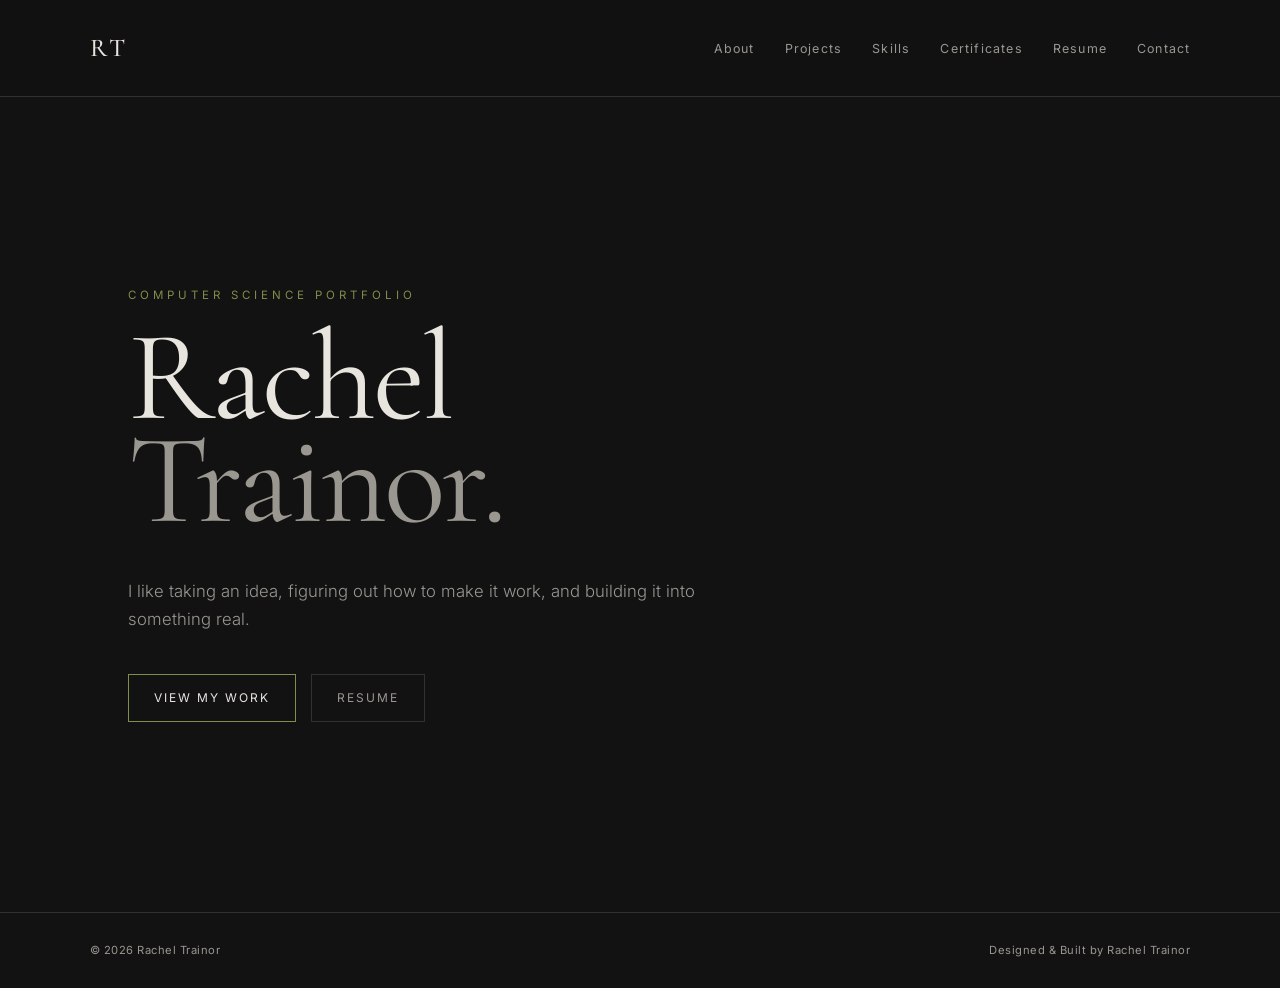
<file: index.html>
<!DOCTYPE html>
<html lang="en">

<head>
    <meta charset="UTF-8">
    <meta name="viewport" content="width=device-width, initial-scale=1.0">

    <title>Rachel Trainor | Portfolio</title>

    <!-- Fonts -->
    <link rel="preconnect" href="https://fonts.googleapis.com">
    <link rel="preconnect" href="https://fonts.gstatic.com" crossorigin>

    <link href="https://fonts.googleapis.com/css2?family=Cormorant+Garamond:wght@400;500;600&family=Inter:wght@300;400;500&display=swap"
          rel="stylesheet">

    <!-- Main Stylesheet -->
    <link rel="stylesheet" href="style.css">
</head>


<body>

    <!-- NAVIGATION -->

    <nav>

        <a href="index.html" class="logo">RT</a>

        <ul class="nav-links">
            <li><a href="about.html">About</a></li>
            <li><a href="projects.html">Projects</a></li>
            <li><a href="skills.html">Skills</a></li>
            <li><a href="certificates.html">Certificates</a></li>
            <li><a href="resume.html">Resume</a></li>
            <li><a href="contact.html">Contact</a></li>
        </ul>

    </nav>


    <!-- HOME -->

    <main>

        <section class="hero">

            <p class="hero-label">
                Computer Science Portfolio
            </p>

            <h1>
                Rachel<br>
                <span>Trainor.</span>
            </h1>

            <p class="hero-subtitle">
                I like taking an idea, figuring out how to make it work,
                and building it into something real.
            </p>

            <div class="hero-buttons">

                <a href="projects.html" class="button">
                    View My Work
                </a>

                <a href="resume.html" class="button secondary">
                    Resume
                </a>

            </div>

        </section>

    </main>


    <!-- FOOTER -->

    <footer>

        <span>© 2026 Rachel Trainor</span>

        <span>Designed &amp; Built by Rachel Trainor</span>

    </footer>


</body>

</html>
</file>
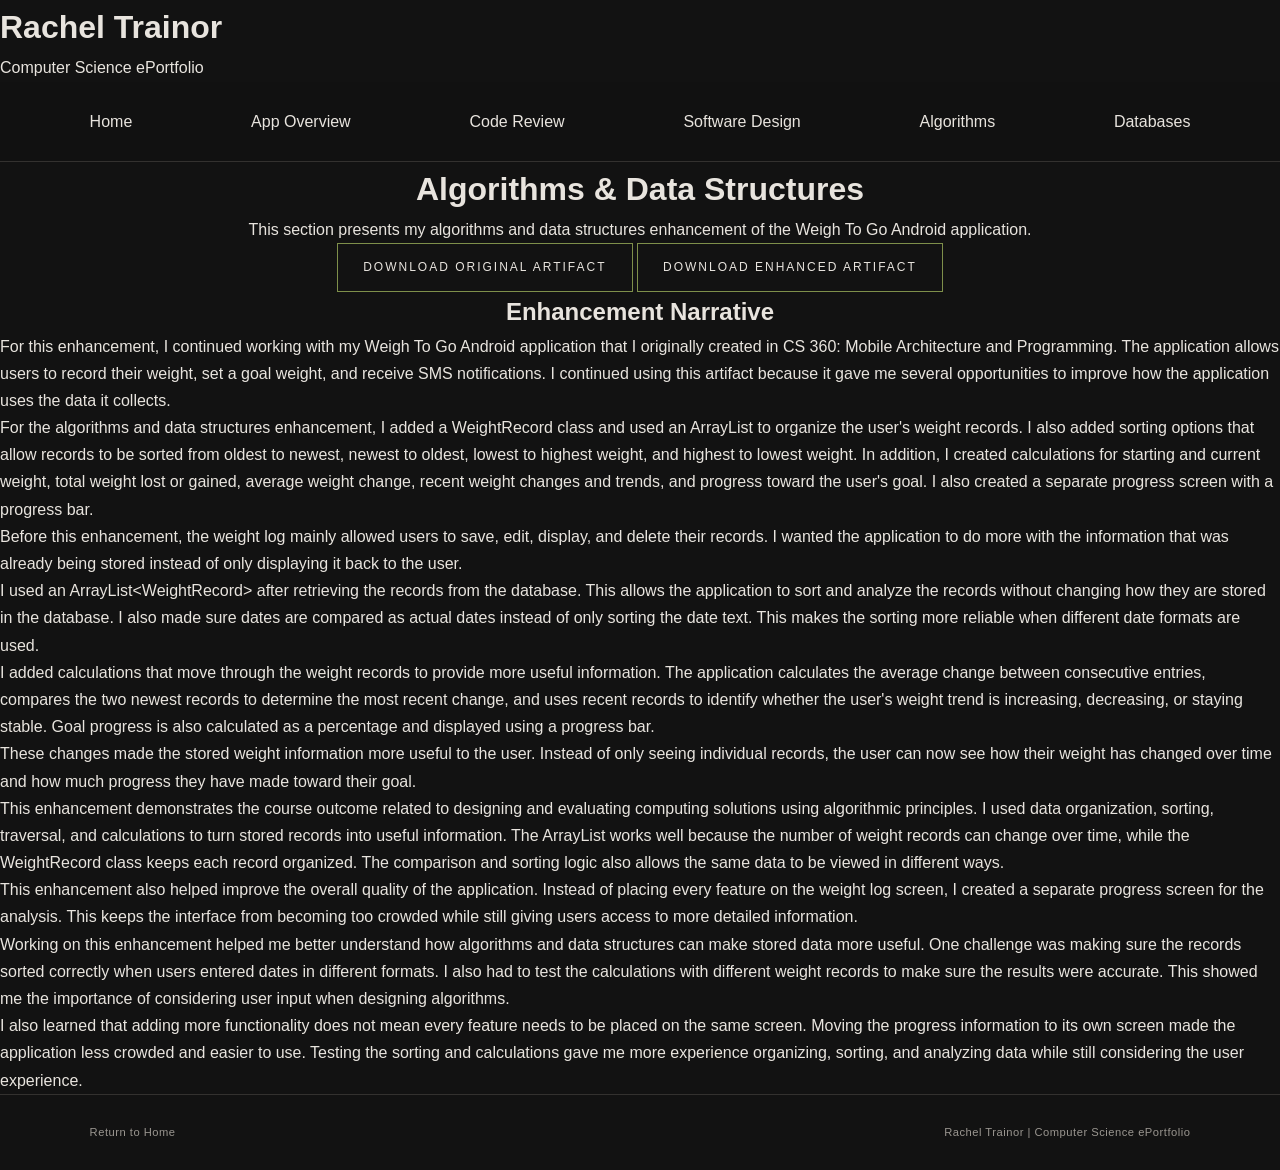
<file: algorithms.html>
<!DOCTYPE html>
<html lang="en">

<head>
    <meta charset="UTF-8">
    <meta name="viewport" content="width=device-width, initial-scale=1.0">

    <title>Algorithms & Data Structures | Rachel Trainor</title>

    <link rel="stylesheet" href="style.css">
</head>

<body>

    <header>
        <h1>Rachel Trainor</h1>
        <p>Computer Science ePortfolio</p>
    </header>

    <nav>
        <a href="index.html">Home</a>
        <a href="app-overview.html">App Overview</a>
        <a href="code-review.html">Code Review</a>
        <a href="software-design.html">Software Design</a>
        <a href="algorithms.html">Algorithms</a>
        <a href="databases.html">Databases</a>
    </nav>

    <main>

        <!-- Page Introduction -->

        <div class="card" style="text-align: center;">

            <h1>Algorithms & Data Structures</h1>

            <p>
                This section presents my algorithms and data structures
                enhancement of the Weigh To Go Android application.
            </p>

            <a class="button"
               href="artifacts/WeighToGo_Original.zip">
                Download Original Artifact
            </a>

            <a class="button"
               href="artifacts/WeighToGo_AlgorithmsEnhanced.zip">
                Download Enhanced Artifact
            </a>

        </div>


        <!-- Enhancement Narrative -->

        <div class="card">

            <h2 style="text-align: center;">Enhancement Narrative</h2>

            <p>
                For this enhancement, I continued working with my Weigh To Go
                Android application that I originally created in CS 360: Mobile
                Architecture and Programming. The application allows users to
                record their weight, set a goal weight, and receive SMS
                notifications. I continued using this artifact because it gave
                me several opportunities to improve how the application uses the
                data it collects.
            </p>

            <p>
                For the algorithms and data structures enhancement, I added a
                WeightRecord class and used an ArrayList to organize the user's
                weight records. I also added sorting options that allow records
                to be sorted from oldest to newest, newest to oldest, lowest to
                highest weight, and highest to lowest weight. In addition, I
                created calculations for starting and current weight, total
                weight lost or gained, average weight change, recent weight
                changes and trends, and progress toward the user's goal. I also
                created a separate progress screen with a progress bar.
            </p>

            <p>
                Before this enhancement, the weight log mainly allowed users to
                save, edit, display, and delete their records. I wanted the
                application to do more with the information that was already
                being stored instead of only displaying it back to the user.
            </p>

            <p>
                I used an ArrayList&lt;WeightRecord&gt; after retrieving the
                records from the database. This allows the application to sort
                and analyze the records without changing how they are stored in
                the database. I also made sure dates are compared as actual
                dates instead of only sorting the date text. This makes the
                sorting more reliable when different date formats are used.
            </p>

            <p>
                I added calculations that move through the weight records to
                provide more useful information. The application calculates the
                average change between consecutive entries, compares the two
                newest records to determine the most recent change, and uses
                recent records to identify whether the user's weight trend is
                increasing, decreasing, or staying stable. Goal progress is also
                calculated as a percentage and displayed using a progress bar.
            </p>

            <p>
                These changes made the stored weight information more useful to
                the user. Instead of only seeing individual records, the user can
                now see how their weight has changed over time and how much
                progress they have made toward their goal.
            </p>

            <p>
                This enhancement demonstrates the course outcome related to
                designing and evaluating computing solutions using algorithmic
                principles. I used data organization, sorting, traversal, and
                calculations to turn stored records into useful information.
                The ArrayList works well because the number of weight records can
                change over time, while the WeightRecord class keeps each record
                organized. The comparison and sorting logic also allows the same
                data to be viewed in different ways.
            </p>

            <p>
                This enhancement also helped improve the overall quality of the
                application. Instead of placing every feature on the weight log
                screen, I created a separate progress screen for the analysis.
                This keeps the interface from becoming too crowded while still
                giving users access to more detailed information.
            </p>

            <p>
                Working on this enhancement helped me better understand how
                algorithms and data structures can make stored data more useful.
                One challenge was making sure the records sorted correctly when
                users entered dates in different formats. I also had to test the
                calculations with different weight records to make sure the
                results were accurate. This showed me the importance of
                considering user input when designing algorithms.
            </p>

            <p>
                I also learned that adding more functionality does not mean every
                feature needs to be placed on the same screen. Moving the
                progress information to its own screen made the application less
                crowded and easier to use. Testing the sorting and calculations
                gave me more experience organizing, sorting, and analyzing data
                while still considering the user experience.
            </p>

        </div>

    </main>


    <footer>

        <p>
            <a href="index.html">Return to Home</a>
        </p>

        <p>Rachel Trainor | Computer Science ePortfolio</p>

    </footer>

</body>

</html>
</file>
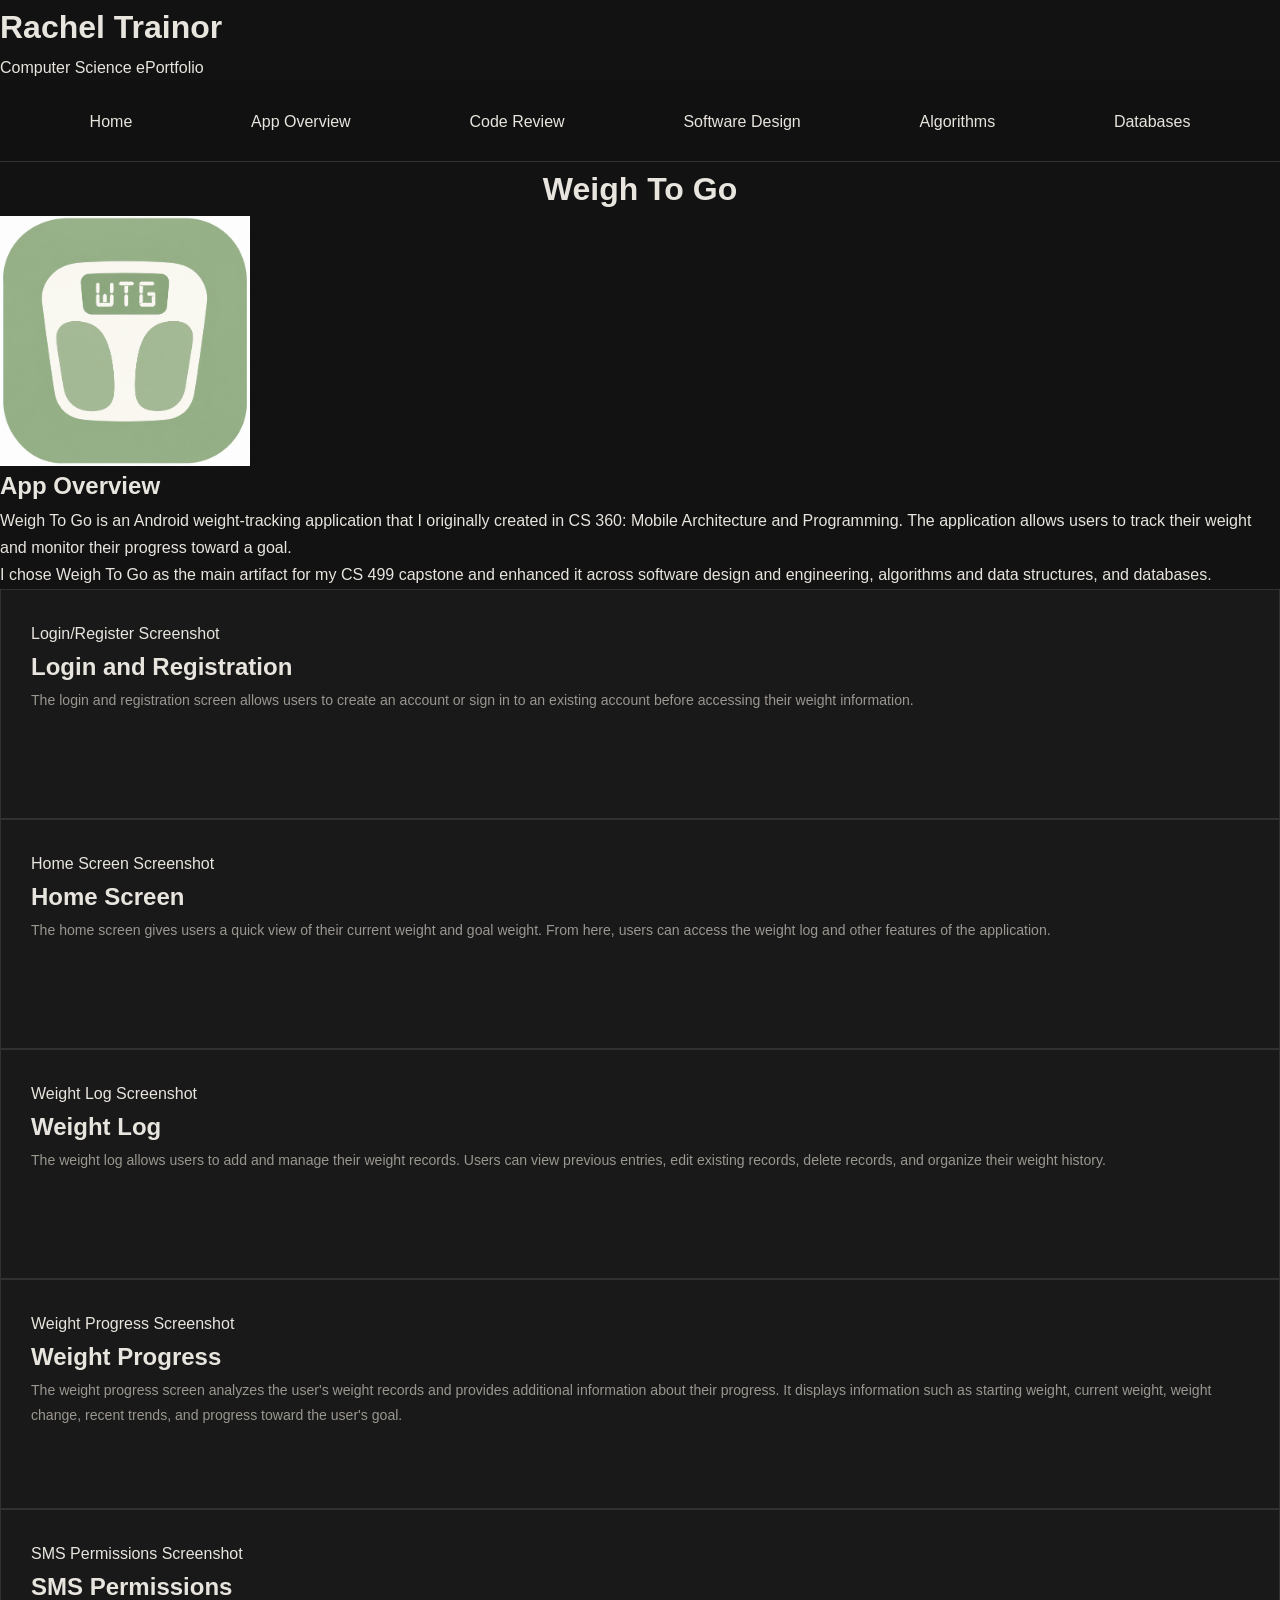
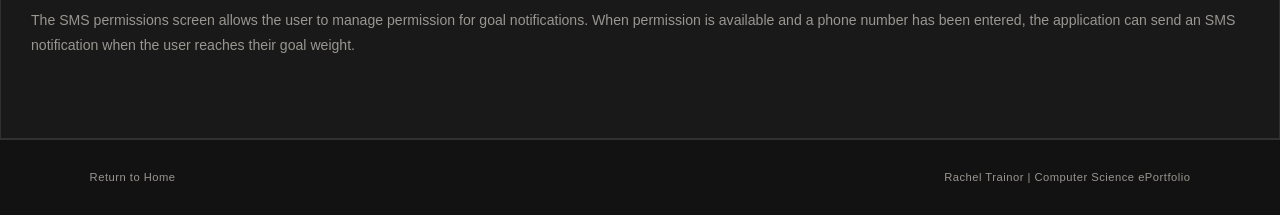
<file: app-overview.html>
<!DOCTYPE html>
<html lang="en">

<head>
    <meta charset="UTF-8">
    <meta name="viewport" content="width=device-width, initial-scale=1.0">

    <title>Weigh To Go | Rachel Trainor</title>

    <link rel="stylesheet" href="style.css">
</head>

<body>

    <header>
        <h1>Rachel Trainor</h1>
        <p>Computer Science ePortfolio</p>
    </header>

    <nav>
        <a href="index.html">Home</a>
        <a href="app-overview.html">App Overview</a>
        <a href="code-review.html">Code Review</a>
        <a href="software-design.html">Software Design</a>
        <a href="algorithms.html">Algorithms</a>
        <a href="databases.html">Databases</a>
    </nav>

    <main>

        <!-- Weigh To Go Logo -->

        <div class="card" style="text-align: center;">

            <h1>Weigh To Go</h1>

            <img src="images/WTG logo.png"
                 alt="Weigh To Go Logo"
                 style="max-width: 250px; width: 100%;">

        </div>


        <!-- App Overview -->

        <div class="card">

            <h2>App Overview</h2>

            <p>
                Weigh To Go is an Android weight-tracking application that I
                originally created in CS 360: Mobile Architecture and Programming.
                The application allows users to track their weight and monitor
                their progress toward a goal.
            </p>

            <p>
                I chose Weigh To Go as the main artifact for my CS 499 capstone
                and enhanced it across software design and engineering, algorithms
                and data structures, and databases.
            </p>

        </div>


        <!-- Login and Registration -->

        <div class="card feature-card">

            <div class="feature-image">

                <div class="image-placeholder">
                    Login/Register Screenshot
                </div>

            </div>

            <div class="feature-description">

                <h2>Login and Registration</h2>

                <p>
                    The login and registration screen allows users to create an
                    account or sign in to an existing account before accessing
                    their weight information.
                </p>

            </div>

        </div>


        <!-- Home Screen -->

        <div class="card feature-card">

            <div class="feature-image">

                <div class="image-placeholder">
                    Home Screen Screenshot
                </div>

            </div>

            <div class="feature-description">

                <h2>Home Screen</h2>

                <p>
                    The home screen gives users a quick view of their current
                    weight and goal weight. From here, users can access the
                    weight log and other features of the application.
                </p>

            </div>

        </div>


        <!-- Weight Log -->

        <div class="card feature-card">

            <div class="feature-image">

                <div class="image-placeholder">
                    Weight Log Screenshot
                </div>

            </div>

            <div class="feature-description">

                <h2>Weight Log</h2>

                <p>
                    The weight log allows users to add and manage their weight
                    records. Users can view previous entries, edit existing
                    records, delete records, and organize their weight history.
                </p>

            </div>

        </div>


        <!-- Weight Progress -->

        <div class="card feature-card">

            <div class="feature-image">

                <div class="image-placeholder">
                    Weight Progress Screenshot
                </div>

            </div>

            <div class="feature-description">

                <h2>Weight Progress</h2>

                <p>
                    The weight progress screen analyzes the user's weight records
                    and provides additional information about their progress.
                    It displays information such as starting weight, current
                    weight, weight change, recent trends, and progress toward
                    the user's goal.
                </p>

            </div>

        </div>


        <!-- SMS Permissions -->

        <div class="card feature-card">

            <div class="feature-image">

                <div class="image-placeholder">
                    SMS Permissions Screenshot
                </div>

            </div>

            <div class="feature-description">

                <h2>SMS Permissions</h2>

                <p>
                    The SMS permissions screen allows the user to manage
                    permission for goal notifications. When permission is
                    available and a phone number has been entered, the
                    application can send an SMS notification when the user
                    reaches their goal weight.
                </p>

            </div>

        </div>

    </main>


    <footer>

        <p>
            <a href="index.html">Return to Home</a>
        </p>

        <p>Rachel Trainor | Computer Science ePortfolio</p>

    </footer>

</body>

</html>
</file>
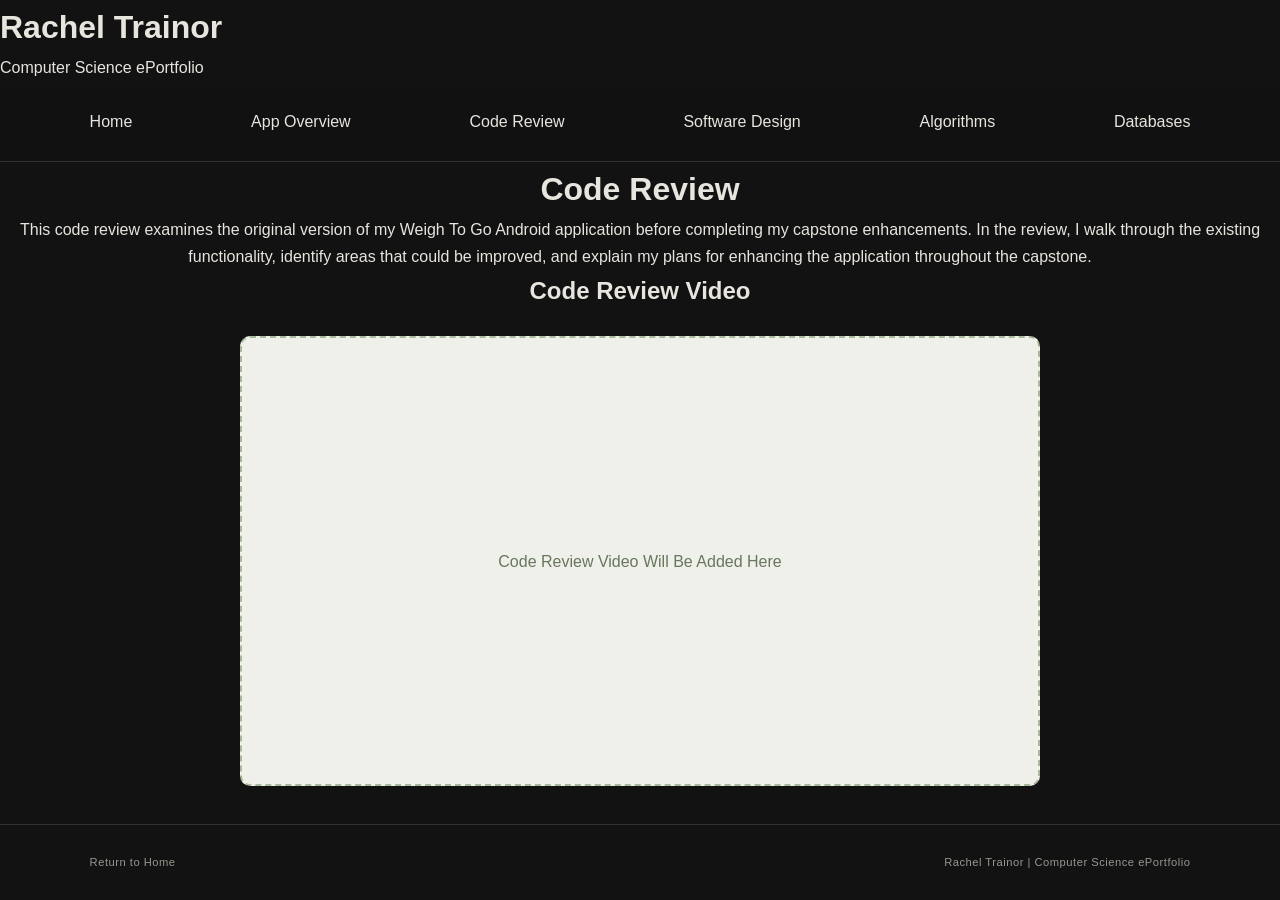
<file: code-review.html>
<!DOCTYPE html>
<html lang="en">

<head>
    <meta charset="UTF-8">
    <meta name="viewport" content="width=device-width, initial-scale=1.0">

    <title>Code Review | Rachel Trainor</title>

    <link rel="stylesheet" href="style.css">
</head>

<body>

    <header>
        <h1>Rachel Trainor</h1>
        <p>Computer Science ePortfolio</p>
    </header>

    <nav>
        <a href="index.html">Home</a>
        <a href="app-overview.html">App Overview</a>
        <a href="code-review.html">Code Review</a>
        <a href="software-design.html">Software Design</a>
        <a href="algorithms.html">Algorithms</a>
        <a href="databases.html">Databases</a>
    </nav>

    <main>

        <div class="card" style="text-align: center;">

            <h1>Code Review</h1>

            <p>
                This code review examines the original version of my Weigh To Go
                Android application before completing my capstone enhancements.
                In the review, I walk through the existing functionality, identify
                areas that could be improved, and explain my plans for enhancing
                the application throughout the capstone.
            </p>

        </div>

        <div class="card" style="text-align: center;">

            <h2>Code Review Video</h2>

            <div style="
                max-width: 800px;
                height: 450px;
                margin: 25px auto;
                background-color: #f0f0eb;
                border: 2px dashed #a8b89a;
                border-radius: 10px;
                display: flex;
                align-items: center;
                justify-content: center;
                color: #66775d;
            ">

                Code Review Video Will Be Added Here

            </div>

        </div>

    </main>

    <footer>

        <p>
            <a href="index.html">Return to Home</a>
        </p>

        <p>Rachel Trainor | Computer Science ePortfolio</p>

    </footer>

</body>

</html>
</body>

</html>
</file>
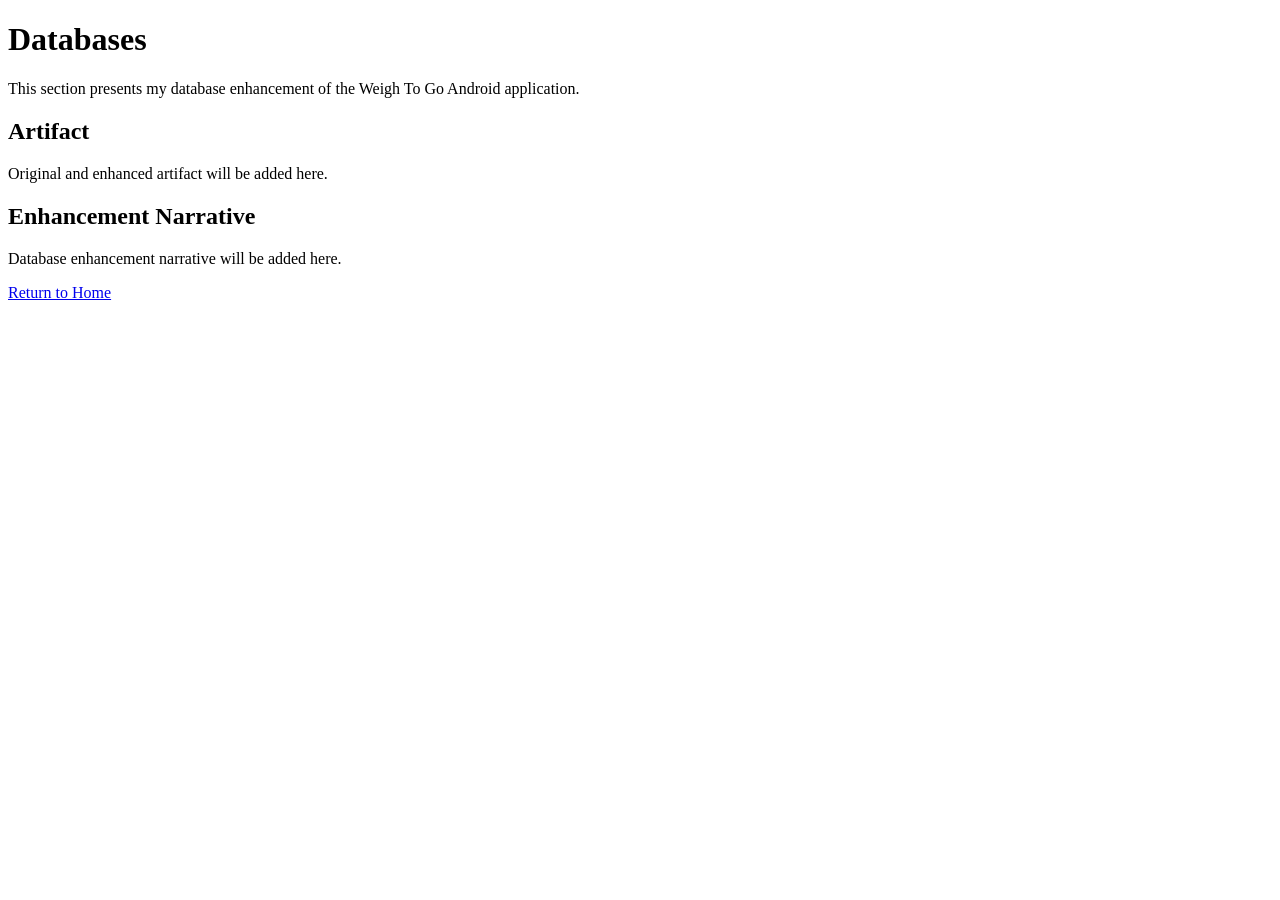
<file: Databases.html>
<!DOCTYPE html>
<html lang="en">

<head>
    <meta charset="UTF-8">
    <meta name="viewport" content="width=device-width, initial-scale=1.0">
    <title>Databases | Rachel Trainor</title>
</head>

<body>

    <h1>Databases</h1>

    <p>
        This section presents my database enhancement of the Weigh To Go
        Android application.
    </p>

    <h2>Artifact</h2>
    <p>Original and enhanced artifact will be added here.</p>

    <h2>Enhancement Narrative</h2>
    <p>Database enhancement narrative will be added here.</p>

    <p><a href="index.html">Return to Home</a></p>

</body>
</html>
</file>
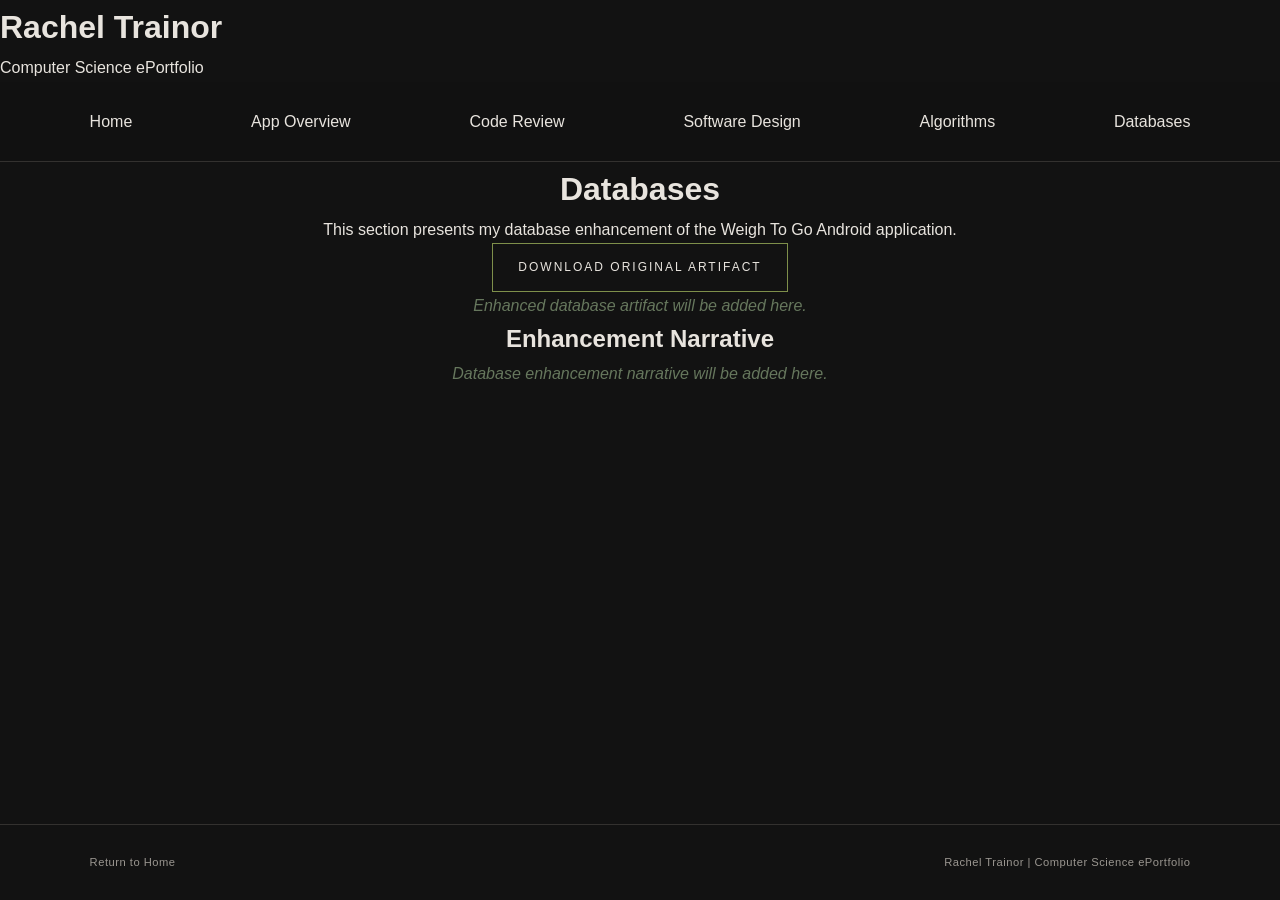
<file: databases.html>
<!DOCTYPE html>
<html lang="en">

<head>
    <meta charset="UTF-8">
    <meta name="viewport" content="width=device-width, initial-scale=1.0">

    <title>Databases | Rachel Trainor</title>

    <link rel="stylesheet" href="style.css">
</head>

<body>

    <header>
        <h1>Rachel Trainor</h1>
        <p>Computer Science ePortfolio</p>
    </header>

    <nav>
        <a href="index.html">Home</a>
        <a href="app-overview.html">App Overview</a>
        <a href="code-review.html">Code Review</a>
        <a href="software-design.html">Software Design</a>
        <a href="algorithms.html">Algorithms</a>
        <a href="databases.html">Databases</a>
    </nav>

    <main>

        <!-- Page Introduction -->

        <div class="card" style="text-align: center;">

            <h1>Databases</h1>

            <p>
                This section presents my database enhancement of the
                Weigh To Go Android application.
            </p>

            <a class="button"
               href="artifacts/WeighToGo_Original.zip">
                Download Original Artifact
            </a>

            <p style="color: #66775d;">
                <em>Enhanced database artifact will be added here.</em>
            </p>

        </div>


        <!-- Enhancement Narrative -->

        <div class="card">

            <h2 style="text-align: center;">Enhancement Narrative</h2>

            <p style="text-align: center; color: #66775d;">
                <em>Database enhancement narrative will be added here.</em>
            </p>

        </div>

    </main>


    <footer>

        <p>
            <a href="index.html">Return to Home</a>
        </p>

        <p>Rachel Trainor | Computer Science ePortfolio</p>

    </footer>

</body>

</html>
</file>
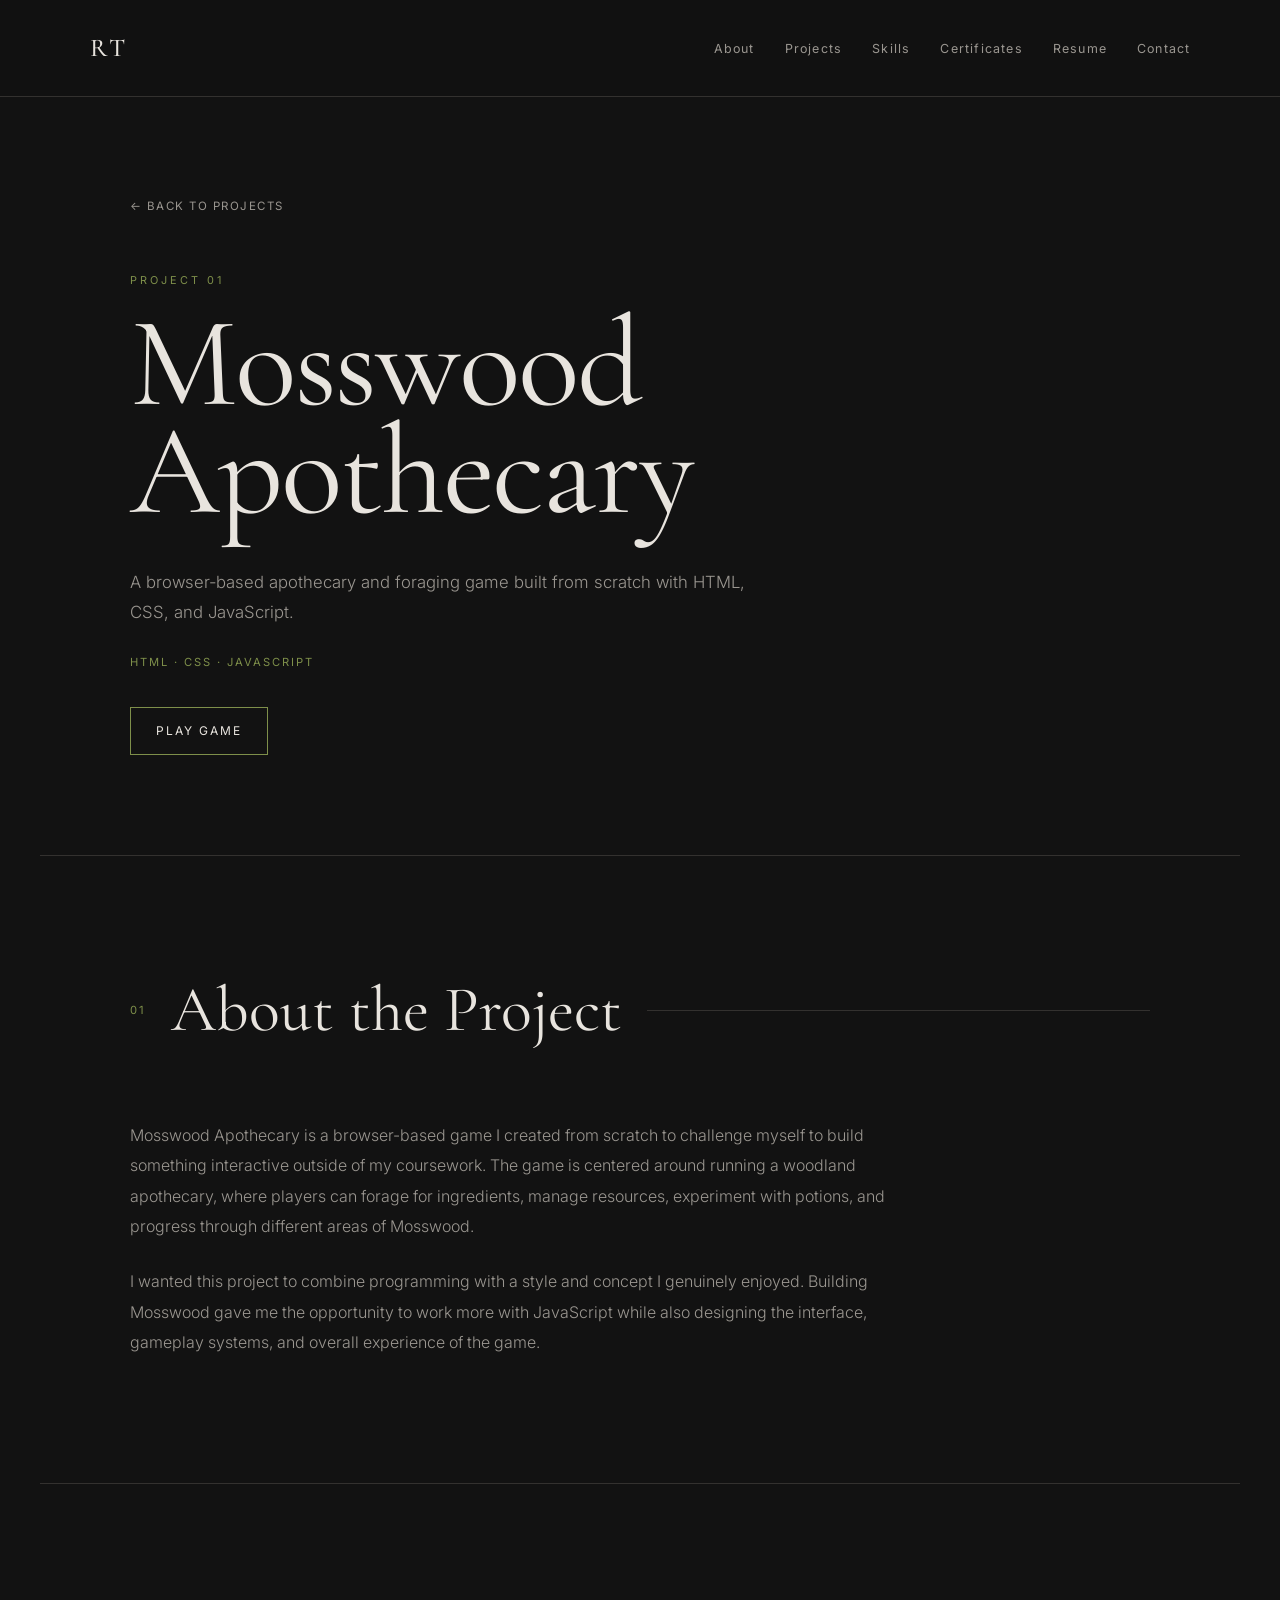
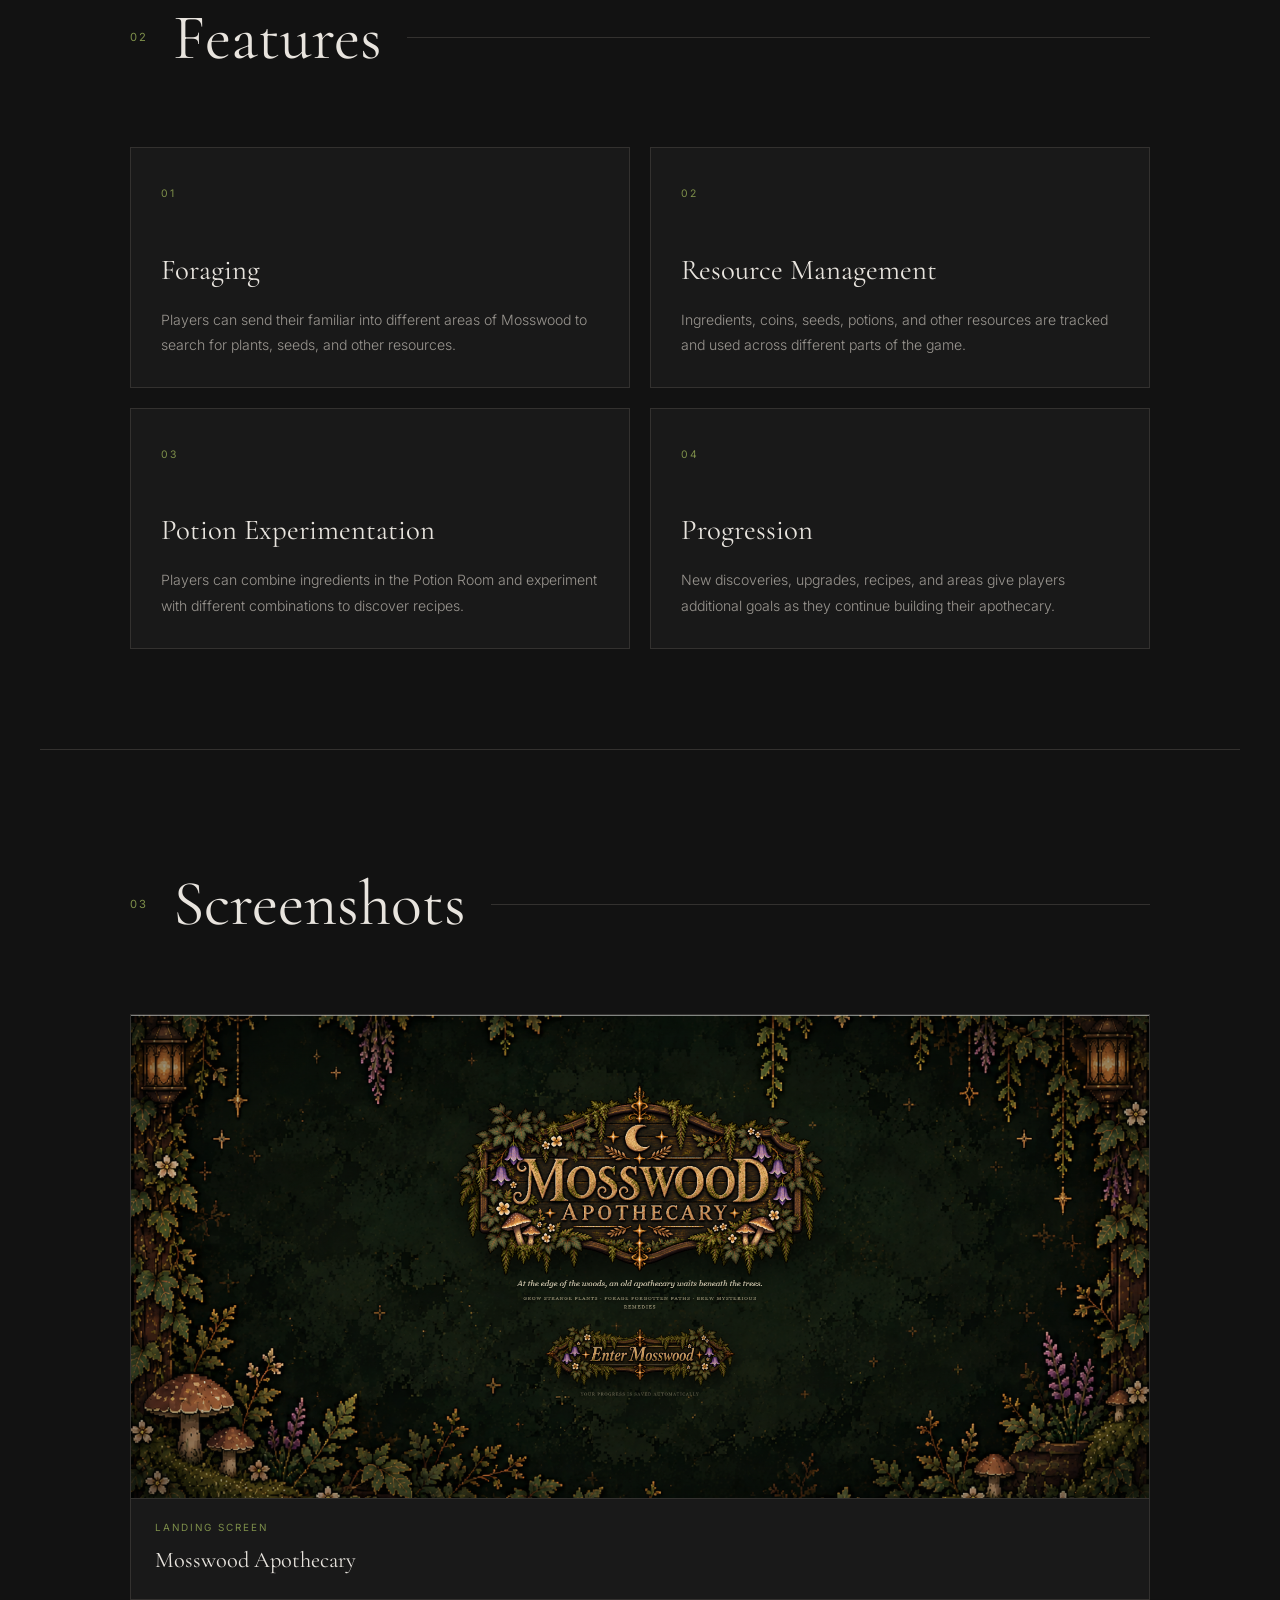
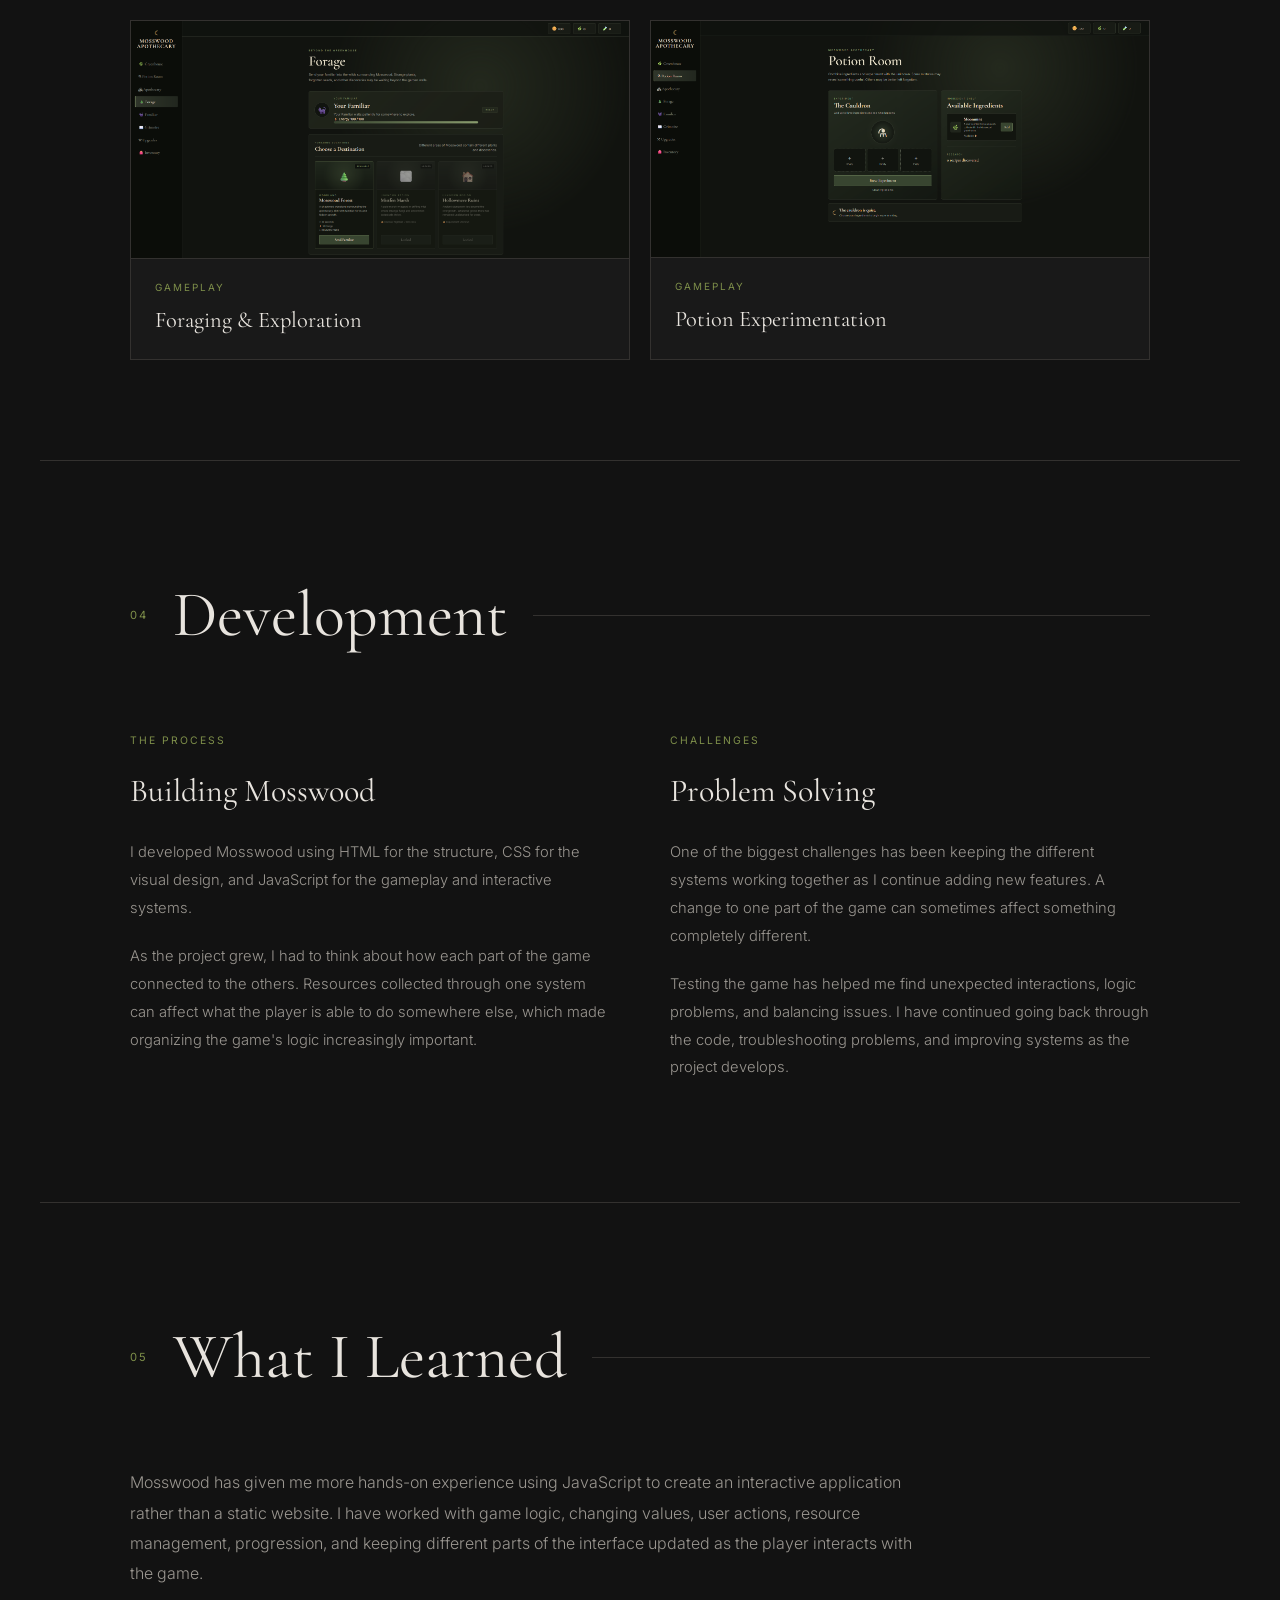
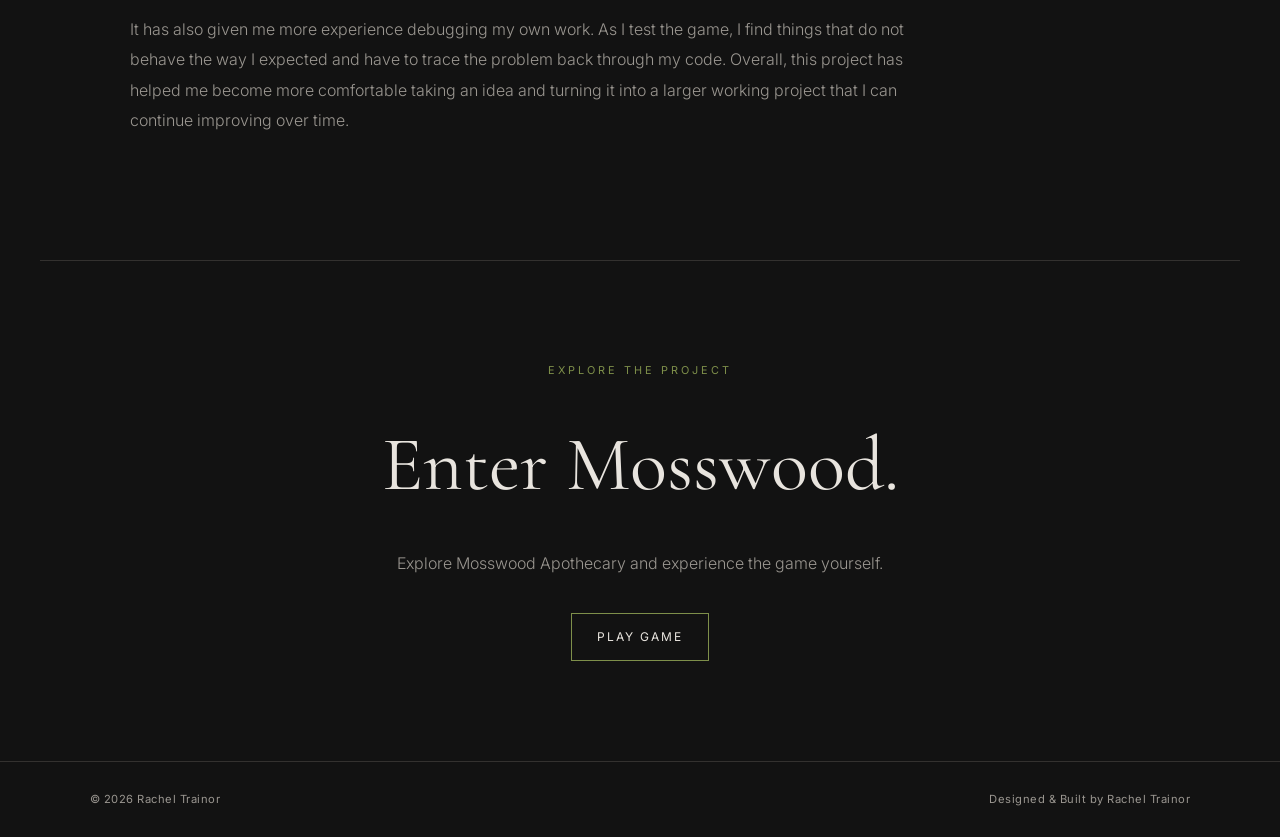
<file: mosswood.html>
<!DOCTYPE html>
<html lang="en">

<head>
    <meta charset="UTF-8">
    <meta name="viewport" content="width=device-width, initial-scale=1.0">

    <title>Mosswood Apothecary | Rachel Trainor</title>

    <!-- Fonts -->
    <link rel="preconnect" href="https://fonts.googleapis.com">
    <link rel="preconnect" href="https://fonts.gstatic.com" crossorigin>

    <link href="https://fonts.googleapis.com/css2?family=Cormorant+Garamond:wght@400;500;600&family=Inter:wght@300;400;500&display=swap"
          rel="stylesheet">

    <!-- Main Stylesheet -->
    <link rel="stylesheet" href="style.css">
</head>

<body>

    <!-- =====================================
         NAVIGATION
    ====================================== -->

    <nav>

        <a href="index.html" class="logo">RT</a>

        <ul class="nav-links">
            <li><a href="about.html">About</a></li>
            <li><a href="projects.html">Projects</a></li>
            <li><a href="skills.html">Skills</a></li>
            <li><a href="certificates.html">Certificates</a></li>
            <li><a href="resume.html">Resume</a></li>
            <li><a href="contact.html">Contact</a></li>
        </ul>

    </nav>


    <main>

        <!-- =====================================
             PROJECT HERO
        ====================================== -->

        <section class="project-detail-hero">

            <a href="projects.html" class="back-link">
                ← Back to Projects
            </a>

            <span class="project-detail-number">
                PROJECT 01
            </span>

            <h1>
                Mosswood<br>
                Apothecary
            </h1>

            <p class="project-detail-subtitle">
                A browser-based apothecary and foraging game built
                from scratch with HTML, CSS, and JavaScript.
            </p>

            <div class="project-detail-tech">
                HTML · CSS · JavaScript
            </div>

            <div class="project-detail-buttons">

                <a href="https://racheltrainor.github.io/Mosswood-Apothecary/"
                   class="button"
                   target="_blank"
                   rel="noopener noreferrer">
                    Play Game
                </a>

            </div>

        </section>


        <!-- =====================================
             ABOUT THE PROJECT
        ====================================== -->

        <section class="project-detail-section">

            <div class="section-heading">

                <span class="section-number">01</span>

                <h2>About the Project</h2>

                <div class="section-line"></div>

            </div>


            <div class="project-detail-text">

                <p>
                    Mosswood Apothecary is a browser-based game I created
                    from scratch to challenge myself to build something
                    interactive outside of my coursework. The game is centered
                    around running a woodland apothecary, where players can
                    forage for ingredients, manage resources, experiment with
                    potions, and progress through different areas of Mosswood.
                </p>

                <p>
                    I wanted this project to combine programming with a style
                    and concept I genuinely enjoyed. Building Mosswood gave me
                    the opportunity to work more with JavaScript while also
                    designing the interface, gameplay systems, and overall
                    experience of the game.
                </p>

            </div>

        </section>


        <!-- =====================================
             FEATURES
        ====================================== -->

        <section class="project-detail-section">

            <div class="section-heading">

                <span class="section-number">02</span>

                <h2>Features</h2>

                <div class="section-line"></div>

            </div>


            <div class="feature-grid">

                <!-- FEATURE 01 -->

                <div class="feature-card">

                    <span>01</span>

                    <h3>Foraging</h3>

                    <p>
                        Players can send their familiar into different areas
                        of Mosswood to search for plants, seeds, and other
                        resources.
                    </p>

                </div>


                <!-- FEATURE 02 -->

                <div class="feature-card">

                    <span>02</span>

                    <h3>Resource Management</h3>

                    <p>
                        Ingredients, coins, seeds, potions, and other resources
                        are tracked and used across different parts of the game.
                    </p>

                </div>


                <!-- FEATURE 03 -->

                <div class="feature-card">

                    <span>03</span>

                    <h3>Potion Experimentation</h3>

                    <p>
                        Players can combine ingredients in the Potion Room
                        and experiment with different combinations to discover
                        recipes.
                    </p>

                </div>


                <!-- FEATURE 04 -->

                <div class="feature-card">

                    <span>04</span>

                    <h3>Progression</h3>

                    <p>
                        New discoveries, upgrades, recipes, and areas give
                        players additional goals as they continue building
                        their apothecary.
                    </p>

                </div>

            </div>

        </section>


        <!-- =====================================
             SCREENSHOTS
        ====================================== -->

        <section class="project-detail-section">

            <div class="section-heading">

                <span class="section-number">03</span>

                <h2>Screenshots</h2>

                <div class="section-line"></div>

            </div>


            <div class="project-screenshot-grid">

                <!-- LANDING SCREEN -->

                <figure class="project-screenshot featured-screenshot">

                    <img
                        src="./images/mosswood-home.png"
                        alt="Mosswood Apothecary landing screen"
                    >

                    <figcaption>

                        <span>LANDING SCREEN</span>

                        <p>Mosswood Apothecary</p>

                    </figcaption>

                </figure>


                <!-- FORAGING SCREEN -->

                <figure class="project-screenshot">

                    <img
                        src="./images/mosswood-forage.png"
                        alt="Mosswood Apothecary foraging screen"
                    >

                    <figcaption>

                        <span>GAMEPLAY</span>

                        <p>Foraging &amp; Exploration</p>

                    </figcaption>

                </figure>


                <!-- POTION ROOM -->

                <figure class="project-screenshot">

                    <img
                        src="./images/mosswood-potion-room.png"
                        alt="Mosswood Apothecary Potion Room"
                    >

                    <figcaption>

                        <span>GAMEPLAY</span>

                        <p>Potion Experimentation</p>

                    </figcaption>

                </figure>

            </div>

        </section>


        <!-- =====================================
             DEVELOPMENT
        ====================================== -->

        <section class="project-detail-section">

            <div class="section-heading">

                <span class="section-number">04</span>

                <h2>Development</h2>

                <div class="section-line"></div>

            </div>


            <div class="project-detail-columns">

                <!-- DEVELOPMENT PROCESS -->

                <div>

                    <span class="detail-label">
                        THE PROCESS
                    </span>

                    <h3>Building Mosswood</h3>

                    <p>
                        I developed Mosswood using HTML for the structure,
                        CSS for the visual design, and JavaScript for the
                        gameplay and interactive systems.
                    </p>

                    <p>
                        As the project grew, I had to think about how each
                        part of the game connected to the others. Resources
                        collected through one system can affect what the
                        player is able to do somewhere else, which made
                        organizing the game's logic increasingly important.
                    </p>

                </div>


                <!-- DEVELOPMENT CHALLENGES -->

                <div>

                    <span class="detail-label">
                        CHALLENGES
                    </span>

                    <h3>Problem Solving</h3>

                    <p>
                        One of the biggest challenges has been keeping the
                        different systems working together as I continue
                        adding new features. A change to one part of the game
                        can sometimes affect something completely different.
                    </p>

                    <p>
                        Testing the game has helped me find unexpected
                        interactions, logic problems, and balancing issues.
                        I have continued going back through the code,
                        troubleshooting problems, and improving systems as
                        the project develops.
                    </p>

                </div>

            </div>

        </section>


        <!-- =====================================
             WHAT I LEARNED
        ====================================== -->

        <section class="project-detail-section">

            <div class="section-heading">

                <span class="section-number">05</span>

                <h2>What I Learned</h2>

                <div class="section-line"></div>

            </div>


            <div class="project-detail-text">

                <p>
                    Mosswood has given me more hands-on experience using
                    JavaScript to create an interactive application rather
                    than a static website. I have worked with game logic,
                    changing values, user actions, resource management,
                    progression, and keeping different parts of the interface
                    updated as the player interacts with the game.
                </p>

                <p>
                    It has also given me more experience debugging my own
                    work. As I test the game, I find things that do not behave
                    the way I expected and have to trace the problem back
                    through my code. Overall, this project has helped me
                    become more comfortable taking an idea and turning it
                    into a larger working project that I can continue
                    improving over time.
                </p>

            </div>

        </section>


        <!-- =====================================
             PLAY GAME
        ====================================== -->

        <section class="project-detail-footer">

            <span class="project-detail-number">
                EXPLORE THE PROJECT
            </span>

            <h2>Enter Mosswood.</h2>

            <p>
                Explore Mosswood Apothecary and experience the game yourself.
            </p>

            <div class="project-detail-buttons">

                <a href="https://racheltrainor.github.io/Mosswood-Apothecary/"
                   class="button"
                   target="_blank"
                   rel="noopener noreferrer">
                    Play Game
                </a>

            </div>

        </section>

    </main>


    <!-- =====================================
         FOOTER
    ====================================== -->

    <footer>

        <span>© 2026 Rachel Trainor</span>

        <span>Designed &amp; Built by Rachel Trainor</span>

    </footer>


</body>

</html>
</file>
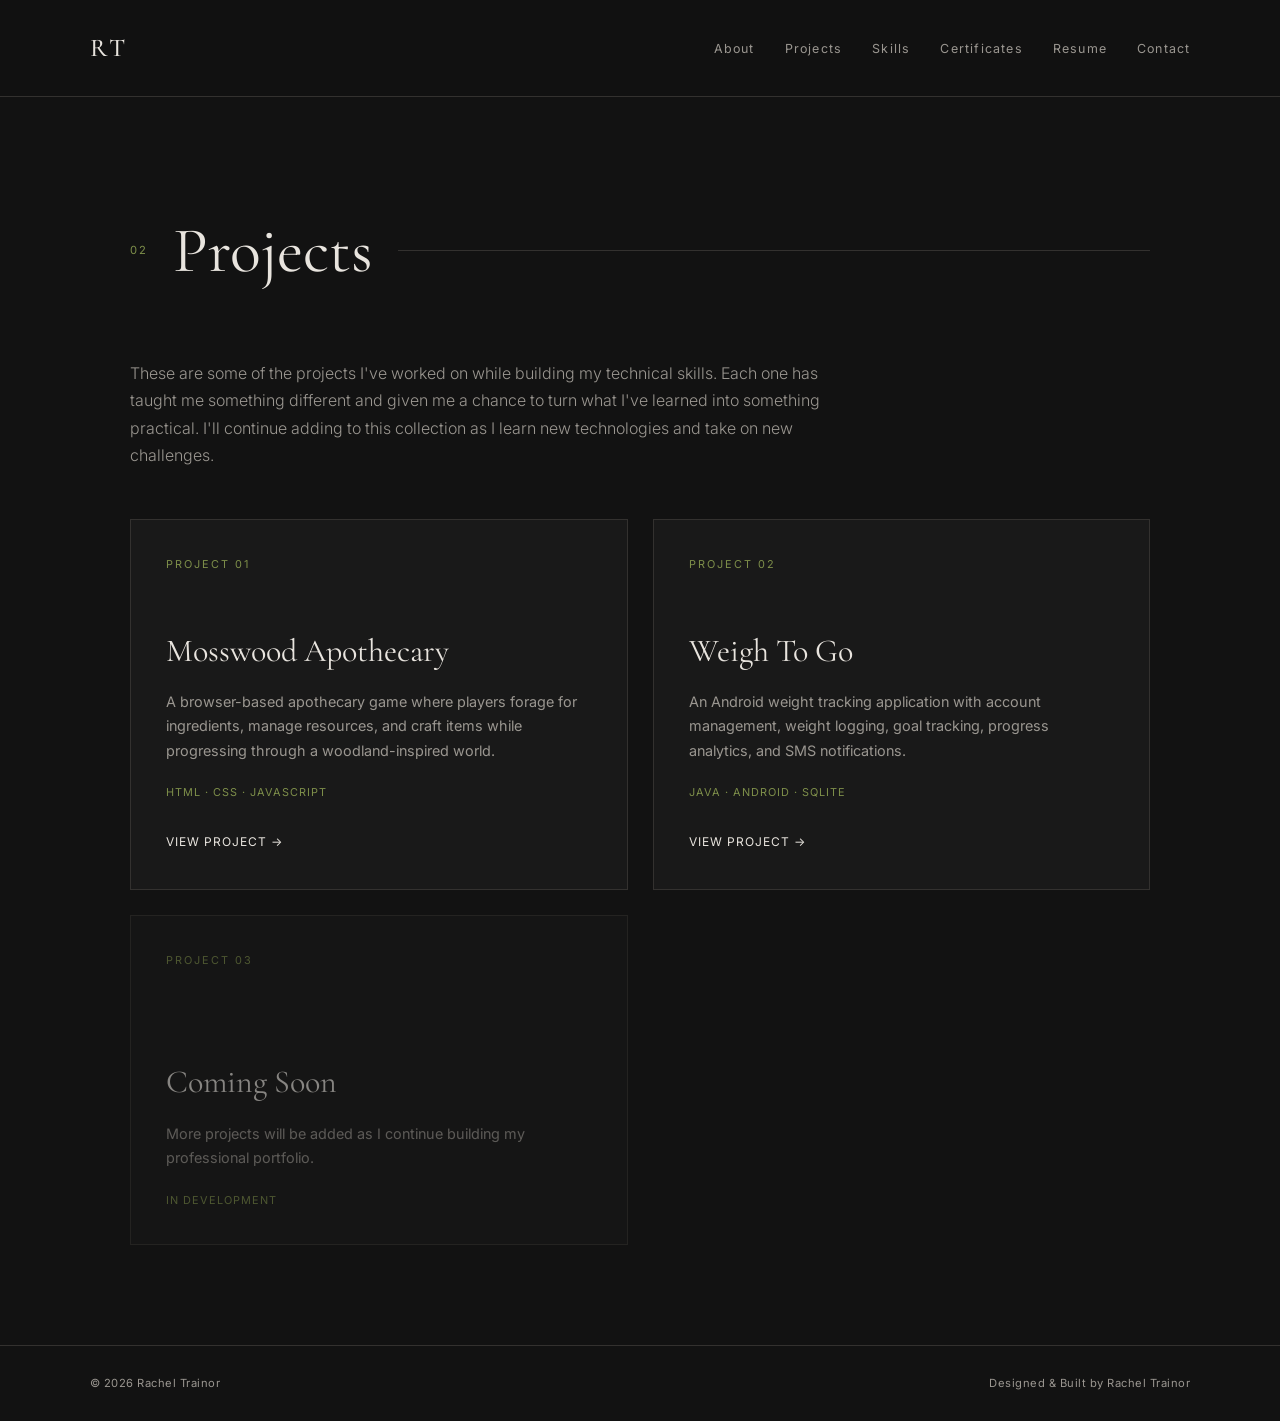
<file: projects.html>
<!DOCTYPE html>
<html lang="en">

<head>
    <meta charset="UTF-8">
    <meta name="viewport" content="width=device-width, initial-scale=1.0">

    <title>Projects | Rachel Trainor</title>

    <!-- Fonts -->
    <link rel="preconnect" href="https://fonts.googleapis.com">
    <link rel="preconnect" href="https://fonts.gstatic.com" crossorigin>

    <link href="https://fonts.googleapis.com/css2?family=Cormorant+Garamond:wght@400;500;600&family=Inter:wght@300;400;500&display=swap"
          rel="stylesheet">

    <!-- Main Stylesheet -->
    <link rel="stylesheet" href="style.css">
</head>


<body>

    <!-- NAVIGATION -->

    <nav>

        <a href="index.html" class="logo">RT</a>

        <ul class="nav-links">
            <li><a href="about.html">About</a></li>
            <li><a href="projects.html">Projects</a></li>
            <li><a href="skills.html">Skills</a></li>
            <li><a href="certificates.html">Certificates</a></li>
            <li><a href="resume.html">Resume</a></li>
            <li><a href="contact.html">Contact</a></li>
        </ul>

    </nav>


    <!-- PROJECTS -->

    <main>

        <section class="projects-page">

            <div class="section-heading">

                <span class="section-number">02</span>

                <h2>Projects</h2>

                <div class="section-line"></div>

            </div>


            <div class="projects-intro">

                <p>
                    These are some of the projects I've worked on while building
                    my technical skills. Each one has taught me something different
                    and given me a chance to turn what I've learned into something
                    practical. I'll continue adding to this collection as I learn
                    new technologies and take on new challenges.
                </p>

            </div>


            <div class="projects-grid">


                <!-- PROJECT 01: MOSSWOOD APOTHECARY -->

                <div class="project-card">

                    <span class="project-number">
                        PROJECT 01
                    </span>

                    <h3>Mosswood Apothecary</h3>

                    <p>
                        A browser-based apothecary game where players forage
                        for ingredients, manage resources, and craft items
                        while progressing through a woodland-inspired world.
                    </p>

                    <span class="project-tech">
                        HTML · CSS · JavaScript
                    </span>

                    <div class="project-links">

                        <a href="mosswood.html" class="project-link">
                            View Project →
                        </a>

                    </div>

                </div>


                <!-- PROJECT 02: WEIGH TO GO -->

                <div class="project-card">

                    <span class="project-number">
                        PROJECT 02
                    </span>

                    <h3>Weigh To Go</h3>

                    <p>
                        An Android weight tracking application with account
                        management, weight logging, goal tracking, progress
                        analytics, and SMS notifications.
                    </p>

                    <span class="project-tech">
                        Java · Android · SQLite
                    </span>

                    <div class="project-links">

                        <a href="#" class="project-link">
                            View Project →
                        </a>

                    </div>

                </div>


                <!-- PROJECT 03 -->

                <div class="project-card future-project">

                    <span class="project-number">
                        PROJECT 03
                    </span>

                    <h3>Coming Soon</h3>

                    <p>
                        More projects will be added as I continue
                        building my professional portfolio.
                    </p>

                    <span class="project-tech">
                        In Development
                    </span>

                </div>

            </div>

        </section>

    </main>


    <!-- FOOTER -->

    <footer>

        <span>© 2026 Rachel Trainor</span>

        <span>Designed &amp; Built by Rachel Trainor</span>

    </footer>


</body>

</html>
</file>
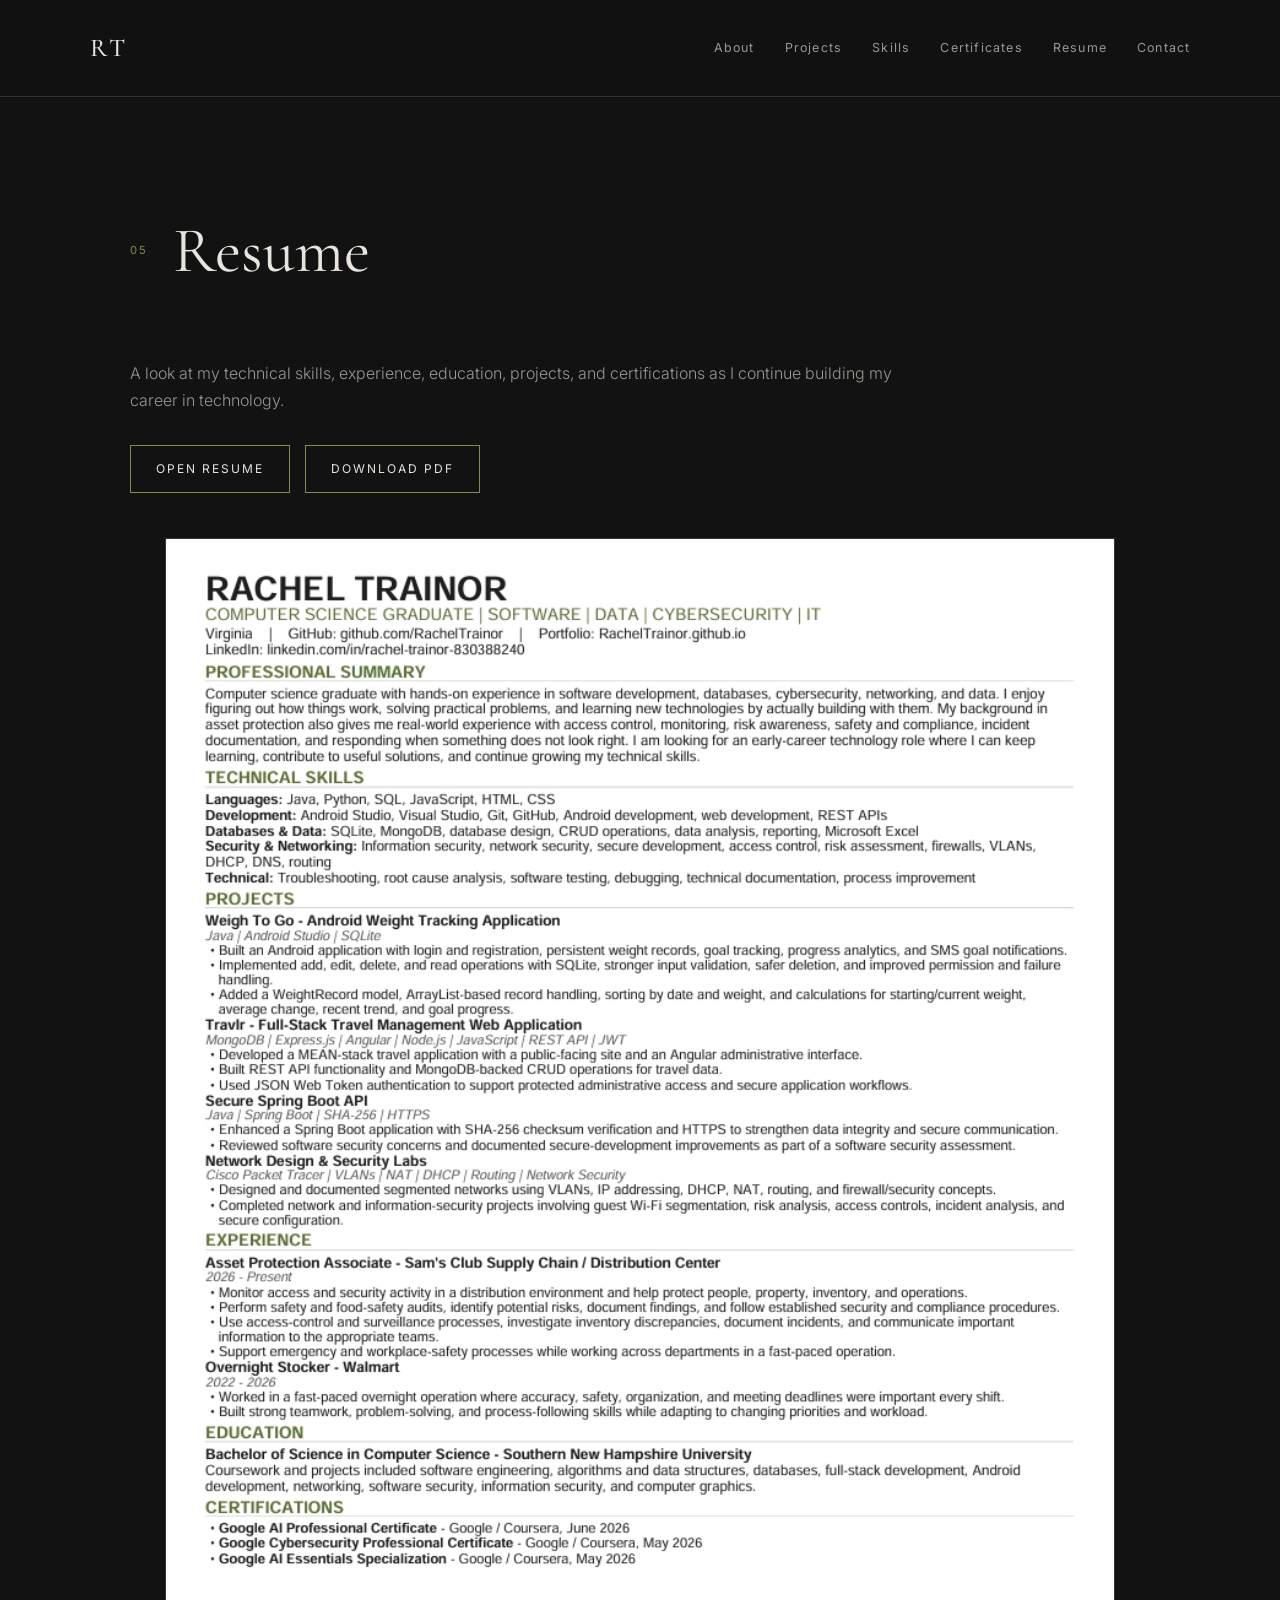
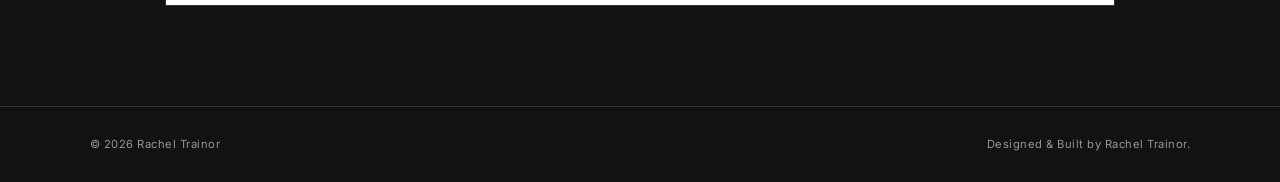
<file: resume.html>
<!DOCTYPE html>
<html lang="en">

<head>
    <meta charset="UTF-8">
    <meta name="viewport" content="width=device-width, initial-scale=1.0">

    <title>Resume | Rachel Trainor</title>

    <!-- Fonts -->
    <link rel="preconnect" href="https://fonts.googleapis.com">
    <link rel="preconnect" href="https://fonts.gstatic.com" crossorigin>

    <link href="https://fonts.googleapis.com/css2?family=Cormorant+Garamond:wght@400;500;600&family=Inter:wght@300;400;500&display=swap"
          rel="stylesheet">

    <link rel="stylesheet" href="style.css">
</head>

<body>

    <!-- Navigation -->
    <nav>
        <a href="index.html" class="logo">RT</a>

        <div class="nav-links">
            <a href="about.html">About</a>
            <a href="projects.html">Projects</a>
            <a href="skills.html">Skills</a>
            <a href="certificates.html">Certificates</a>
            <a href="resume.html">Resume</a>
            <a href="contact.html">Contact</a>
        </div>
    </nav>


    <main>

        <section class="page-section resume-page">

            <div class="section-heading">
                <span class="section-number">05</span>
                <h2>Resume</h2>
            </div>

            <p class="section-intro">
                A look at my technical skills, experience, education, projects,
                and certifications as I continue building my career in technology.
            </p>


            <div class="resume-actions">

                <!-- Open Resume -->
                <a href="files/Rachel_Trainor_Resume.pdf?v=2"
                   target="_blank"
                   rel="noopener noreferrer"
                   class="button">
                    Open Resume
                </a>

                <!-- Download Resume -->
                <a href="files/Rachel_Trainor_Resume.pdf"
                   download="Rachel_Trainor_Resume.pdf"
                   class="button">
                    Download PDF
                </a>

            </div>


            <!-- Resume Preview -->
            <div class="resume-preview">

                <a href="files/Rachel_Trainor_Resume.pdf?v=2"
                   target="_blank"
                   rel="noopener noreferrer">

                    <img src="images/resume-preview.jpg"
                         alt="Rachel Trainor Resume">

                </a>

            </div>

        </section>

    </main>


    <footer>
        <p>© 2026 Rachel Trainor</p>
        <p>Designed &amp; Built by Rachel Trainor.</p>
    </footer>

</body>

</html>
</file>
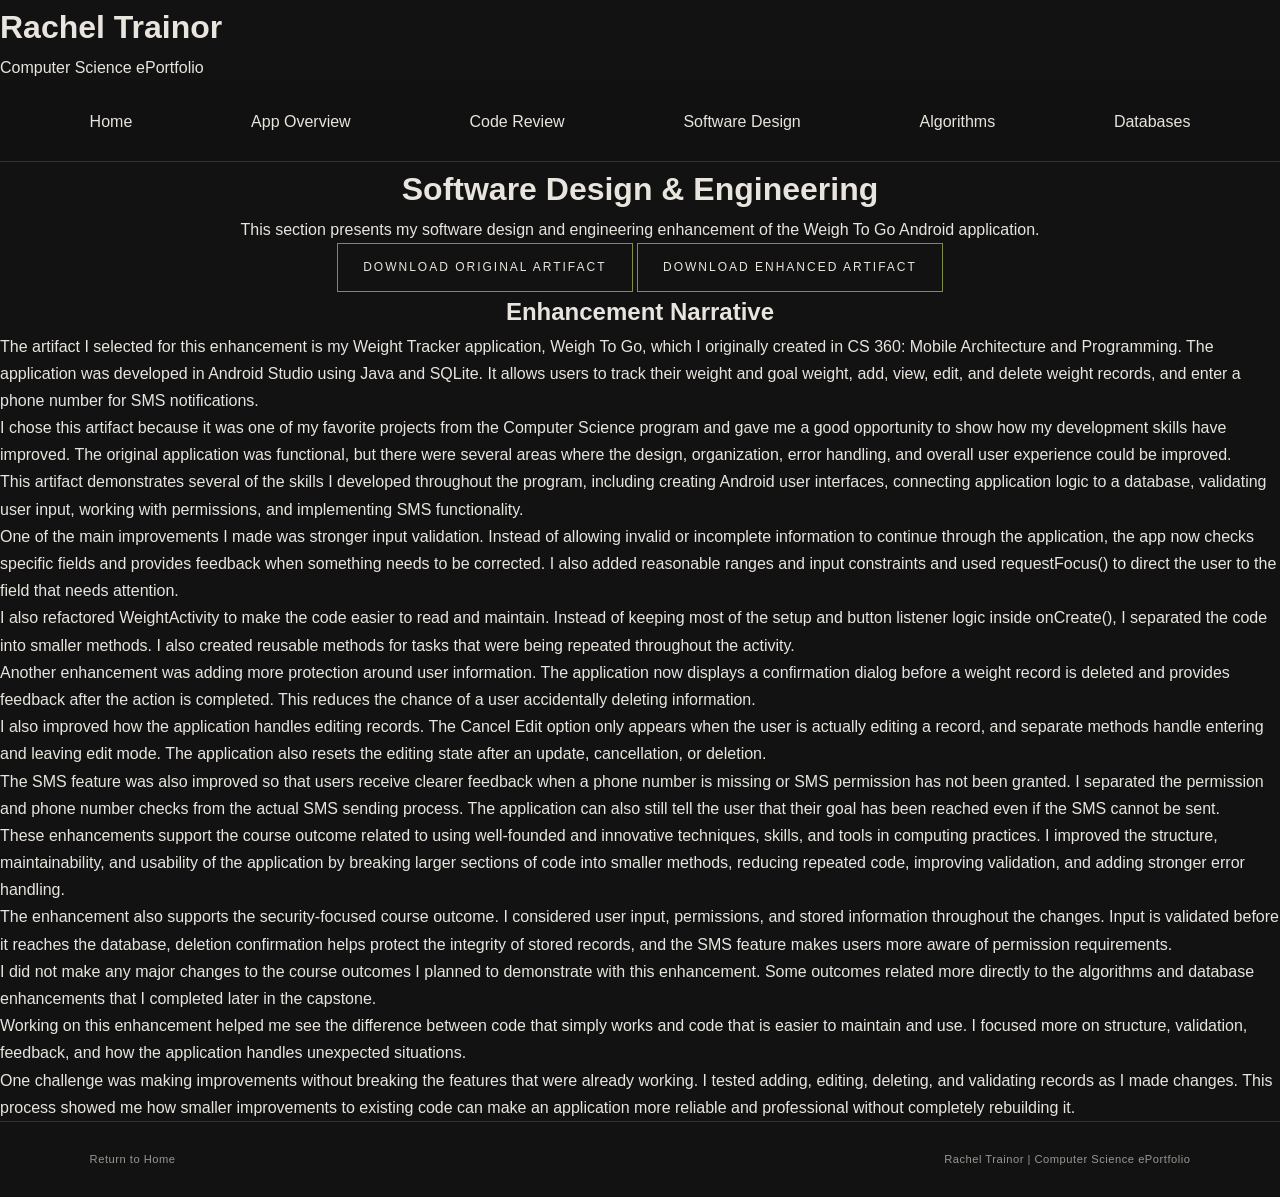
<file: software-design.html>
<!DOCTYPE html>
<html lang="en">

<head>
    <meta charset="UTF-8">
    <meta name="viewport" content="width=device-width, initial-scale=1.0">

    <title>Software Design & Engineering | Rachel Trainor</title>

    <link rel="stylesheet" href="style.css">
</head>

<body>

    <header>
        <h1>Rachel Trainor</h1>
        <p>Computer Science ePortfolio</p>
    </header>

    <nav>
        <a href="index.html">Home</a>
        <a href="app-overview.html">App Overview</a>
        <a href="code-review.html">Code Review</a>
        <a href="software-design.html">Software Design</a>
        <a href="algorithms.html">Algorithms</a>
        <a href="databases.html">Databases</a>
    </nav>

    <main>

        <!-- Page Introduction -->

        <div class="card" style="text-align: center;">

            <h1>Software Design & Engineering</h1>

            <p>
                This section presents my software design and engineering
                enhancement of the Weigh To Go Android application.
            </p>

            <a class="button"
               href="artifacts/WeighToGo_Original.zip">
                Download Original Artifact
            </a>

            <a class="button"
               href="artifacts/WeighToGo_SoftwareDesignEnhanced.zip">
                Download Enhanced Artifact
            </a>

        </div>


        <!-- Enhancement Narrative -->

        <div class="card">

            <h2 style="text-align: center;">Enhancement Narrative</h2>

            <p>
                The artifact I selected for this enhancement is my Weight Tracker
                application, Weigh To Go, which I originally created in CS 360:
                Mobile Architecture and Programming. The application was developed
                in Android Studio using Java and SQLite. It allows users to track
                their weight and goal weight, add, view, edit, and delete weight
                records, and enter a phone number for SMS notifications.
            </p>

            <p>
                I chose this artifact because it was one of my favorite projects
                from the Computer Science program and gave me a good opportunity
                to show how my development skills have improved. The original
                application was functional, but there were several areas where
                the design, organization, error handling, and overall user
                experience could be improved.
            </p>

            <p>
                This artifact demonstrates several of the skills I developed
                throughout the program, including creating Android user
                interfaces, connecting application logic to a database,
                validating user input, working with permissions, and implementing
                SMS functionality.
            </p>

            <p>
                One of the main improvements I made was stronger input validation.
                Instead of allowing invalid or incomplete information to continue
                through the application, the app now checks specific fields and
                provides feedback when something needs to be corrected. I also
                added reasonable ranges and input constraints and used
                requestFocus() to direct the user to the field that needs
                attention.
            </p>

            <p>
                I also refactored WeightActivity to make the code easier to read
                and maintain. Instead of keeping most of the setup and button
                listener logic inside onCreate(), I separated the code into
                smaller methods. I also created reusable methods for tasks that
                were being repeated throughout the activity.
            </p>

            <p>
                Another enhancement was adding more protection around user
                information. The application now displays a confirmation dialog
                before a weight record is deleted and provides feedback after
                the action is completed. This reduces the chance of a user
                accidentally deleting information.
            </p>

            <p>
                I also improved how the application handles editing records. The
                Cancel Edit option only appears when the user is actually editing
                a record, and separate methods handle entering and leaving edit
                mode. The application also resets the editing state after an
                update, cancellation, or deletion.
            </p>

            <p>
                The SMS feature was also improved so that users receive clearer
                feedback when a phone number is missing or SMS permission has not
                been granted. I separated the permission and phone number checks
                from the actual SMS sending process. The application can also
                still tell the user that their goal has been reached even if the
                SMS cannot be sent.
            </p>

            <p>
                These enhancements support the course outcome related to using
                well-founded and innovative techniques, skills, and tools in
                computing practices. I improved the structure, maintainability,
                and usability of the application by breaking larger sections of
                code into smaller methods, reducing repeated code, improving
                validation, and adding stronger error handling.
            </p>

            <p>
                The enhancement also supports the security-focused course outcome.
                I considered user input, permissions, and stored information
                throughout the changes. Input is validated before it reaches the
                database, deletion confirmation helps protect the integrity of
                stored records, and the SMS feature makes users more aware of
                permission requirements.
            </p>

            <p>
                I did not make any major changes to the course outcomes I planned
                to demonstrate with this enhancement. Some outcomes related more
                directly to the algorithms and database enhancements that I
                completed later in the capstone.
            </p>

            <p>
                Working on this enhancement helped me see the difference between
                code that simply works and code that is easier to maintain and
                use. I focused more on structure, validation, feedback, and how
                the application handles unexpected situations.
            </p>

            <p>
                One challenge was making improvements without breaking the
                features that were already working. I tested adding, editing,
                deleting, and validating records as I made changes. This process
                showed me how smaller improvements to existing code can make an
                application more reliable and professional without completely
                rebuilding it.
            </p>

        </div>

    </main>


    <footer>

        <p>
            <a href="index.html">Return to Home</a>
        </p>

        <p>Rachel Trainor | Computer Science ePortfolio</p>

    </footer>

</body>

</html>
</file>
<file: style.css>
/* ========================================
   RACHEL TRAINOR
   PROFESSIONAL PORTFOLIO
   ======================================== */


/* ---------- COLORS ---------- */

:root {
    --background: #121212;
    --background-light: #191919;
    --background-hover: #1e1e1e;
    --text: #e8e4de;
    --muted: #9a9690;
    --border: #33312f;
    --accent: #7e8f4a;
}


/* ---------- GLOBAL ---------- */

* {
    margin: 0;
    padding: 0;
    box-sizing: border-box;
}

html {
    scroll-behavior: smooth;
}

body {
    min-height: 100vh;

    display: flex;
    flex-direction: column;

    background-color: var(--background);
    color: var(--text);

    font-family: "Inter", sans-serif;
    line-height: 1.7;
}

main {
    flex: 1;
}

a {
    color: inherit;
    text-decoration: none;
}

img {
    max-width: 100%;
    display: block;
}


/* ========================================
   NAVIGATION
   ======================================== */

nav {
    width: 100%;
    padding: 26px 7%;

    display: flex;
    justify-content: space-between;
    align-items: center;

    border-bottom: 1px solid var(--border);

    position: sticky;
    top: 0;
    z-index: 100;

    background: rgba(18, 18, 18, 0.96);
    backdrop-filter: blur(8px);
}

.logo {
    font-family: "Cormorant Garamond", serif;
    font-size: 1.6rem;
    font-weight: 500;
    letter-spacing: 4px;

    transition: 0.3s;
}

.logo:hover {
    color: var(--accent);
}

.nav-links {
    display: flex;
    align-items: center;
    gap: 30px;

    list-style: none;
}

.nav-links a {
    position: relative;

    color: var(--muted);

    font-size: 0.78rem;
    letter-spacing: 1.2px;

    transition: color 0.3s;
}

.nav-links a:hover {
    color: var(--text);
}

.nav-links a::after {
    content: "";

    position: absolute;
    left: 0;
    bottom: -7px;

    width: 0;
    height: 1px;

    background: var(--accent);

    transition: width 0.3s;
}

.nav-links a:hover::after {
    width: 100%;
}


/* ========================================
   HOME / HERO
   ======================================== */

.hero {
    width: 100%;
    max-width: 1500px;

    min-height: calc(100vh - 85px);

    margin: auto;
    padding: 80px 10%;

    display: flex;
    flex-direction: column;
    justify-content: center;
}

.hero-label {
    margin-bottom: 22px;

    color: var(--accent);

    font-size: 0.72rem;
    letter-spacing: 4px;

    text-transform: uppercase;
}

.hero h1 {
    font-family: "Cormorant Garamond", serif;

    font-size: clamp(4.5rem, 10vw, 9rem);
    font-weight: 400;

    line-height: 0.8;
    letter-spacing: -3px;
}

.hero h1 span {
    color: var(--muted);
}

.hero-subtitle {
    max-width: 650px;
    margin-top: 45px;

    color: var(--muted);

    font-size: 1.05rem;
    font-weight: 300;
}

.hero-buttons {
    display: flex;
    gap: 15px;

    margin-top: 40px;
}


/* ========================================
   BUTTONS
   ======================================== */

.button {
    display: inline-block;

    padding: 13px 25px;

    border: 1px solid var(--accent);

    color: var(--text);

    font-size: 0.75rem;
    letter-spacing: 2px;

    text-transform: uppercase;

    transition:
        background 0.3s,
        color 0.3s,
        border-color 0.3s;
}

.button:hover {
    background: var(--accent);
    color: var(--background);
}

.button.secondary {
    border-color: var(--border);
    color: var(--muted);
}

.button.secondary:hover {
    background: var(--text);
    border-color: var(--text);

    color: var(--background);
}


/* ========================================
   PAGE SECTIONS
   ======================================== */

section {
    width: 100%;
    max-width: 1200px;

    margin: auto;
    padding: 100px 7%;
}

.section-heading {
    display: flex;
    align-items: center;
    gap: 25px;

    margin-bottom: 55px;
}

.section-number {
    color: var(--accent);

    font-size: 0.7rem;
    letter-spacing: 2px;
}

.section-heading h2 {
    white-space: nowrap;

    font-family: "Cormorant Garamond", serif;

    font-size: clamp(2.8rem, 5vw, 4rem);
    font-weight: 400;
}

.section-line {
    flex: 1;
    height: 1px;

    background: var(--border);
}


/* ========================================
   ABOUT PAGE
   ======================================== */

.about-page {
    min-height: 70vh;
}

.about-content {
    max-width: 800px;
}

.about-content p,
.about-text p,
.about-text p:first-child {
    margin-bottom: 25px;

    color: var(--muted);

    font-family: "Inter", sans-serif;
    font-size: 1rem;
    font-weight: 300;

    line-height: 1.9;
    letter-spacing: normal;
}


/* ========================================
   PROJECTS PAGE
   ======================================== */

.projects-intro {
    max-width: 700px;
    margin-bottom: 50px;
}

.projects-intro p {
    color: var(--muted);
    font-weight: 300;
}

.projects-grid {
    display: grid;
    grid-template-columns: repeat(2, 1fr);

    gap: 25px;
}

.project-card {
    min-height: 330px;
    padding: 35px;

    background: var(--background-light);

    border: 1px solid var(--border);

    display: flex;
    flex-direction: column;

    transition:
        transform 0.3s,
        border-color 0.3s,
        background 0.3s;
}

.project-card:hover {
    transform: translateY(-5px);

    border-color: var(--accent);
    background: var(--background-hover);
}

.project-number {
    margin-bottom: auto;

    color: var(--accent);

    font-size: 0.68rem;
    letter-spacing: 2px;
}

.project-card h3 {
    margin-top: 50px;
    margin-bottom: 12px;

    font-family: "Cormorant Garamond", serif;

    font-size: 2rem;
    font-weight: 400;
}

.project-card p {
    color: var(--muted);

    font-size: 0.9rem;
}

.project-tech {
    margin-top: 20px;

    color: var(--accent);

    font-size: 0.68rem;
    letter-spacing: 1px;

    text-transform: uppercase;
}

.project-links {
    margin-top: 25px;
}

.project-link {
    color: var(--text);

    font-size: 0.75rem;
    letter-spacing: 1px;

    text-transform: uppercase;

    transition: color 0.3s;
}

.project-link:hover {
    color: var(--accent);
}

.future-project {
    opacity: 0.55;
}


/* ========================================
   SKILLS PAGE
   ======================================== */

.skills-intro {
    max-width: 700px;
    margin-bottom: 50px;
}

.skills-intro p {
    color: var(--muted);
    font-weight: 300;
}

.skills-grid {
    display: grid;
    grid-template-columns: repeat(3, 1fr);

    gap: 25px;
}

.skill-category {
    min-height: 230px;
    padding: 30px;

    background: var(--background-light);

    border-top: 1px solid var(--accent);
    border-left: 1px solid var(--border);
    border-right: 1px solid var(--border);
    border-bottom: 1px solid var(--border);

    transition:
        transform 0.3s,
        border-color 0.3s;
}

.skill-category:hover {
    transform: translateY(-4px);

    border-color: var(--accent);
}

.skill-category h3 {
    margin-bottom: 20px;

    font-family: "Cormorant Garamond", serif;

    font-size: 1.7rem;
    font-weight: 400;
}

.skill-category p {
    color: var(--muted);

    font-size: 0.88rem;
    line-height: 2;
}


/* ========================================
   CERTIFICATES PAGE
   ======================================== */

.certificate-intro {
    max-width: 700px;
    margin-bottom: 50px;
}

.certificate-intro p {
    color: var(--muted);
    font-weight: 300;
}

.certificates-grid {
    display: grid;
    grid-template-columns: repeat(2, 1fr);

    gap: 30px;
}

.certificate-card {
    overflow: hidden;

    background: var(--background-light);

    border: 1px solid var(--border);

    transition:
        transform 0.3s,
        border-color 0.3s;
}

.certificate-card:hover {
    transform: translateY(-5px);

    border-color: var(--accent);
}

.certificate-image {
    width: 100%;
    padding: 18px;

    background: #0d0d0d;

    border-bottom: 1px solid var(--border);
}

.certificate-image img {
    width: 100%;
    height: 280px;

    object-fit: contain;

    background: white;
}

.certificate-content {
    padding: 30px;

    display: flex;
    flex-direction: column;
}

.certificate-type {
    margin-bottom: 22px;

    color: var(--accent);

    font-size: 0.65rem;
    letter-spacing: 2px;

    text-transform: uppercase;
}

.certificate-card h3 {
    margin-bottom: 10px;

    font-family: "Cormorant Garamond", serif;

    font-size: 1.9rem;
    font-weight: 400;

    line-height: 1.25;
}

.certificate-issuer,
.certificate-card p {
    color: var(--muted);

    font-size: 0.9rem;
}

.certificate-tags {
    margin-top: 18px;

    color: var(--muted);

    font-size: 0.78rem;
    line-height: 1.7;
}

.certificate-links {
    margin-top: 30px;
}

.future-certificate {
    opacity: 0.55;
}


/* ========================================
   RESUME PAGE
   ======================================== */

.resume-page {
    min-height: 70vh;
}

.resume-page .section-intro {
    max-width: 800px;
    margin-bottom: 30px;

    color: var(--muted);
    font-weight: 300;
}

.resume-actions {
    display: flex;
    gap: 15px;

    margin-bottom: 45px;

    flex-wrap: wrap;
}

.resume-preview {
    width: 100%;
    max-width: 950px;

    margin: 0 auto;

    background: #ffffff;

    border: 1px solid var(--border);
}

.resume-preview a {
    display: block;
}

.resume-preview img {
    display: block;

    width: 100%;
    height: auto;
}


/* ========================================
   CONTACT PAGE
   ======================================== */

.contact-page {
    min-height: 70vh;
}

.contact-content {
    max-width: 900px;
}

.contact-label {
    display: block;

    margin-bottom: 15px;

    color: var(--accent);

    font-size: 0.68rem;
    letter-spacing: 3px;
}

.contact-content h3 {
    margin-bottom: 15px;

    font-family: "Cormorant Garamond", serif;

    font-size: clamp(3rem, 6vw, 5rem);
    font-weight: 400;
}

.contact-content > p {
    max-width: 600px;
    margin-bottom: 45px;

    color: var(--muted);

    font-weight: 300;
}


/* ========================================
   CONTACT CARDS
   ======================================== */

.contact-links {
    display: grid;
    grid-template-columns: repeat(3, 1fr);

    gap: 18px;
}

.contact-card {
    min-width: 0;

    padding: 25px 24px;

    display: flex;
    align-items: center;
    justify-content: space-between;
    gap: 20px;

    background: var(--background-light);

    border: 1px solid var(--border);

    transition:
        transform 0.25s ease,
        border-color 0.25s ease,
        background 0.25s ease;
}

.contact-card-text {
    min-width: 0;

    display: flex;
    flex-direction: column;

    gap: 8px;
}

.contact-card:hover {
    transform: translateY(-3px);

    background: var(--background-hover);
    border-color: var(--accent);
}

.contact-type {
    color: var(--accent);

    font-family: "Inter", sans-serif;

    font-size: 0.62rem;
    letter-spacing: 2.5px;

    text-transform: uppercase;
}

.contact-value {
    color: var(--text);

    font-family: "Cormorant Garamond", serif;

    font-size: 1.25rem;
    font-weight: 400;

    line-height: 1.2;

    overflow-wrap: anywhere;
}

.contact-arrow {
    flex-shrink: 0;

    color: var(--muted);

    font-size: 1.1rem;

    transition:
        color 0.25s ease,
        transform 0.25s ease;
}

.contact-card:hover .contact-arrow {
    color: var(--accent);

    transform: translate(3px, -3px);
}


/* ========================================
   FOOTER
   ======================================== */

footer {
    width: 100%;
    padding: 28px 7%;

    display: flex;
    justify-content: space-between;

    border-top: 1px solid var(--border);

    color: var(--muted);

    font-size: 0.7rem;
    letter-spacing: 0.5px;
}


/* ========================================
   TABLET
   ======================================== */

@media (max-width: 1000px) {

    .nav-links {
        gap: 18px;
    }

    .nav-links a {
        font-size: 0.72rem;
    }

    .skills-grid {
        grid-template-columns: repeat(2, 1fr);
    }

    .contact-links {
        grid-template-columns: 1fr;
    }

    .contact-card {
        padding: 22px 24px;
    }
}


/* ========================================
   MOBILE
   ======================================== */

@media (max-width: 750px) {

    nav {
        position: relative;

        padding: 22px 6%;

        flex-direction: column;

        gap: 18px;
    }

    .logo {
        font-size: 1.5rem;
    }

    .nav-links {
        width: 100%;

        display: flex;
        flex-wrap: wrap;
        justify-content: center;

        gap: 12px 20px;
    }

    .nav-links a {
        font-size: 0.68rem;
    }

    .hero {
        min-height: auto;

        padding: 100px 7%;
    }

    .hero h1 {
        font-size: clamp(4rem, 19vw, 7rem);
    }

    .hero-subtitle {
        margin-top: 35px;
    }

    .hero-buttons {
        flex-wrap: wrap;
    }

    section {
        padding: 75px 7%;
    }

    .section-heading {
        gap: 15px;

        margin-bottom: 40px;
    }

    .section-heading h2 {
        white-space: normal;

        font-size: 2.7rem;
    }

    .projects-grid {
        grid-template-columns: 1fr;
    }

    .skills-grid {
        grid-template-columns: 1fr;
    }

    .certificates-grid {
        grid-template-columns: 1fr;
    }

    .certificate-image img {
        height: auto;
        max-height: 350px;
    }

    .resume-actions {
        flex-direction: column;
        align-items: flex-start;
    }

    .resume-preview {
        max-width: 100%;
    }

    .contact-links {
        grid-template-columns: 1fr;
    }

    footer {
        flex-direction: column;

        gap: 8px;

        text-align: center;
    }
}


/* ========================================
   SMALL PHONES
   ======================================== */

@media (max-width: 450px) {

    .hero h1 {
        font-size: 4rem;

        letter-spacing: -2px;
    }

    .section-number {
        display: none;
    }

    .section-heading {
        gap: 12px;
    }

    .section-heading h2 {
        font-size: 2.4rem;
    }

    .project-card,
    .skill-category,
    .certificate-content {
        padding: 25px;
    }

    .contact-card {
        padding: 20px;
    }

    .contact-value {
        font-size: 1.15rem;
    }
}


/* ========================================
   MOSSWOOD APOTHECARY
   PROJECT DETAIL PAGE
   ======================================== */


/* ---------- PROJECT HERO ---------- */

.project-detail-hero {
    min-height: 75vh;

    display: flex;
    flex-direction: column;
    justify-content: center;
}

.back-link {
    width: fit-content;

    margin-bottom: 55px;

    color: var(--muted);

    font-size: 0.72rem;
    letter-spacing: 1.5px;

    text-transform: uppercase;

    transition: color 0.3s;
}

.back-link:hover {
    color: var(--accent);
}

.project-detail-number {
    margin-bottom: 20px;

    color: var(--accent);

    font-size: 0.68rem;
    letter-spacing: 3px;

    text-transform: uppercase;
}

.project-detail-hero h1 {
    max-width: 900px;

    font-family: "Cormorant Garamond", serif;

    font-size: clamp(4.5rem, 10vw, 8rem);
    font-weight: 400;

    line-height: 0.85;
    letter-spacing: -2px;
}

.project-detail-subtitle {
    max-width: 650px;

    margin-top: 40px;

    color: var(--muted);

    font-size: 1.05rem;
    font-weight: 300;

    line-height: 1.8;
}

.project-detail-tech {
    margin-top: 25px;

    color: var(--accent);

    font-size: 0.7rem;
    letter-spacing: 2px;

    text-transform: uppercase;
}

.project-detail-buttons {
    display: flex;
    flex-wrap: wrap;

    gap: 15px;

    margin-top: 35px;
}


/* ---------- PROJECT CONTENT ---------- */

.project-detail-section {
    border-top: 1px solid var(--border);
}

.project-detail-text {
    max-width: 800px;
}

.project-detail-text p {
    margin-bottom: 25px;

    color: var(--muted);

    font-weight: 300;

    line-height: 1.9;
}


/* ---------- FEATURES ---------- */

.feature-grid {
    display: grid;
    grid-template-columns: repeat(2, 1fr);

    gap: 20px;
}

.feature-card {
    min-height: 230px;

    padding: 30px;

    background: var(--background-light);

    border: 1px solid var(--border);

    transition:
        transform 0.3s,
        border-color 0.3s,
        background 0.3s;
}

.feature-card:hover {
    transform: translateY(-4px);

    background: var(--background-hover);
    border-color: var(--accent);
}

.feature-card > span {
    color: var(--accent);

    font-size: 0.65rem;
    letter-spacing: 2px;
}

.feature-card h3 {
    margin-top: 40px;
    margin-bottom: 12px;

    font-family: "Cormorant Garamond", serif;

    font-size: 1.8rem;
    font-weight: 400;
}

.feature-card p {
    color: var(--muted);

    font-size: 0.88rem;
    font-weight: 300;

    line-height: 1.8;
}


/* ---------- SCREENSHOTS ---------- */

.project-screenshot-grid {
    display: grid;
    grid-template-columns: repeat(2, 1fr);

    gap: 20px;
}

.project-screenshot {
    overflow: hidden;

    background: var(--background-light);

    border: 1px solid var(--border);

    transition:
        transform 0.3s,
        border-color 0.3s;
}

.project-screenshot:hover {
    transform: translateY(-4px);

    border-color: var(--accent);
}

.project-screenshot.featured-screenshot {
    grid-column: span 2;
}

.project-screenshot img {
    width: 100%;
    height: auto;

    display: block;

    border-bottom: 1px solid var(--border);
}

.project-screenshot.featured-screenshot img {
    width: 100%;
    height: auto;
}

.project-screenshot figcaption {
    padding: 20px 24px;
}

.project-screenshot figcaption span {
    display: block;

    margin-bottom: 5px;

    color: var(--accent);

    font-size: 0.62rem;
    letter-spacing: 2px;

    text-transform: uppercase;
}

.project-screenshot figcaption p {
    font-family: "Cormorant Garamond", serif;

    font-size: 1.4rem;
}


/* ---------- DEVELOPMENT ---------- */

.project-detail-columns {
    display: grid;
    grid-template-columns: repeat(2, 1fr);

    gap: 60px;
}

.detail-label {
    color: var(--accent);

    font-size: 0.65rem;
    letter-spacing: 2px;
}

.project-detail-columns h3 {
    margin-top: 12px;
    margin-bottom: 20px;

    font-family: "Cormorant Garamond", serif;

    font-size: 2rem;
    font-weight: 400;
}

.project-detail-columns p {
    margin-bottom: 20px;

    color: var(--muted);

    font-size: 0.92rem;
    font-weight: 300;

    line-height: 1.9;
}


/* ---------- PROJECT END ---------- */

.project-detail-footer {
    text-align: center;

    border-top: 1px solid var(--border);
}

.project-detail-footer .project-detail-number {
    display: block;
}

.project-detail-footer h2 {
    margin-bottom: 20px;

    font-family: "Cormorant Garamond", serif;

    font-size: clamp(3rem, 6vw, 5rem);
    font-weight: 400;
}

.project-detail-footer > p {
    max-width: 550px;

    margin: auto;

    color: var(--muted);

    font-weight: 300;
}

.project-detail-footer .project-detail-buttons {
    justify-content: center;
}


/* ========================================
   PROJECT DETAIL - TABLET
   ======================================== */

@media (max-width: 1000px) {

    .project-detail-columns {
        gap: 40px;
    }
}


/* ========================================
   PROJECT DETAIL - MOBILE
   ======================================== */

@media (max-width: 750px) {

    .project-detail-hero {
        min-height: auto;
    }

    .project-detail-hero h1 {
        font-size: clamp(4rem, 18vw, 6rem);
    }

    .feature-grid,
    .project-screenshot-grid,
    .project-detail-columns {
        grid-template-columns: 1fr;
    }

    .project-screenshot.featured-screenshot {
        grid-column: span 1;
    }

    .project-screenshot img,
    .project-screenshot.featured-screenshot img {
        width: 100%;
        height: auto;
    }

    .project-detail-columns {
        gap: 50px;
    }
}


/* ========================================
   PROJECT DETAIL - SMALL PHONES
   ======================================== */

@media (max-width: 450px) {

    .project-detail-hero h1 {
        font-size: 3.7rem;
    }

    .feature-card {
        padding: 25px;
    }

    .project-screenshot figcaption {
        padding: 18px 20px;
    }
}
</file>
